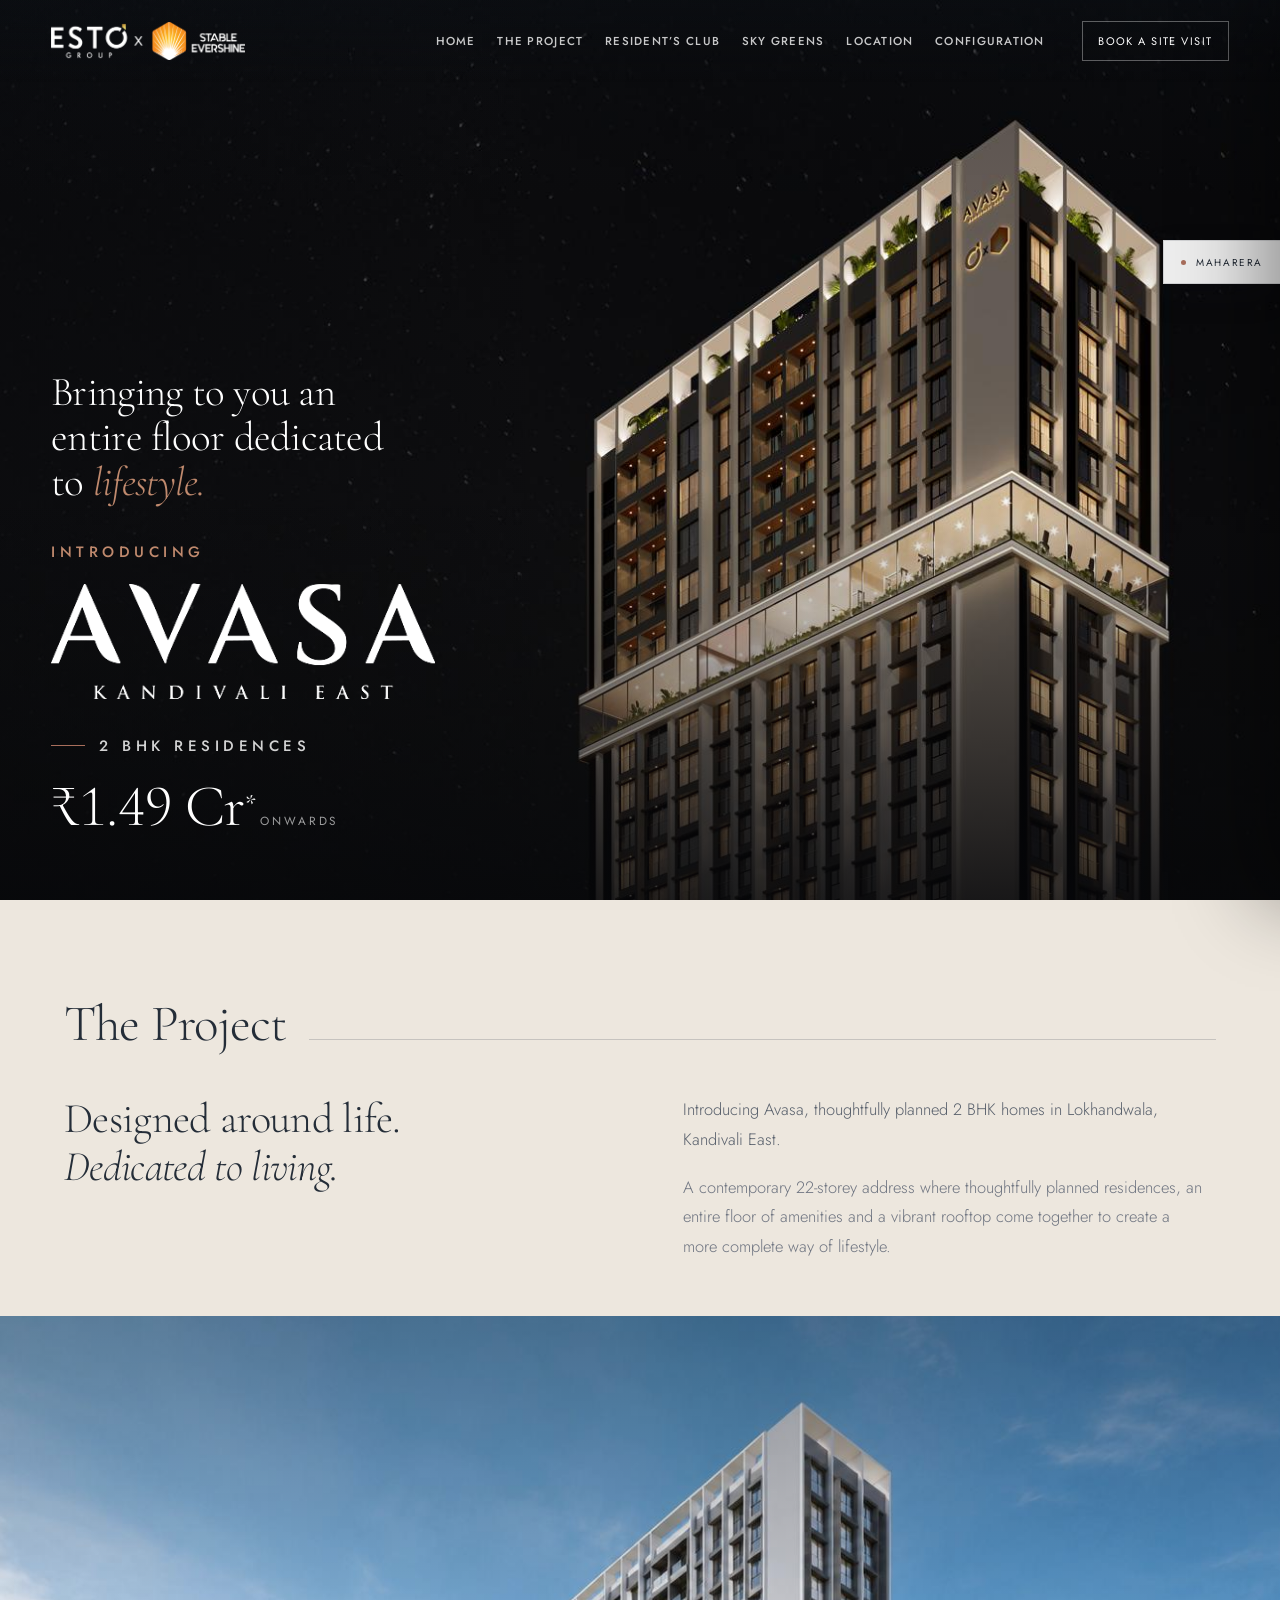
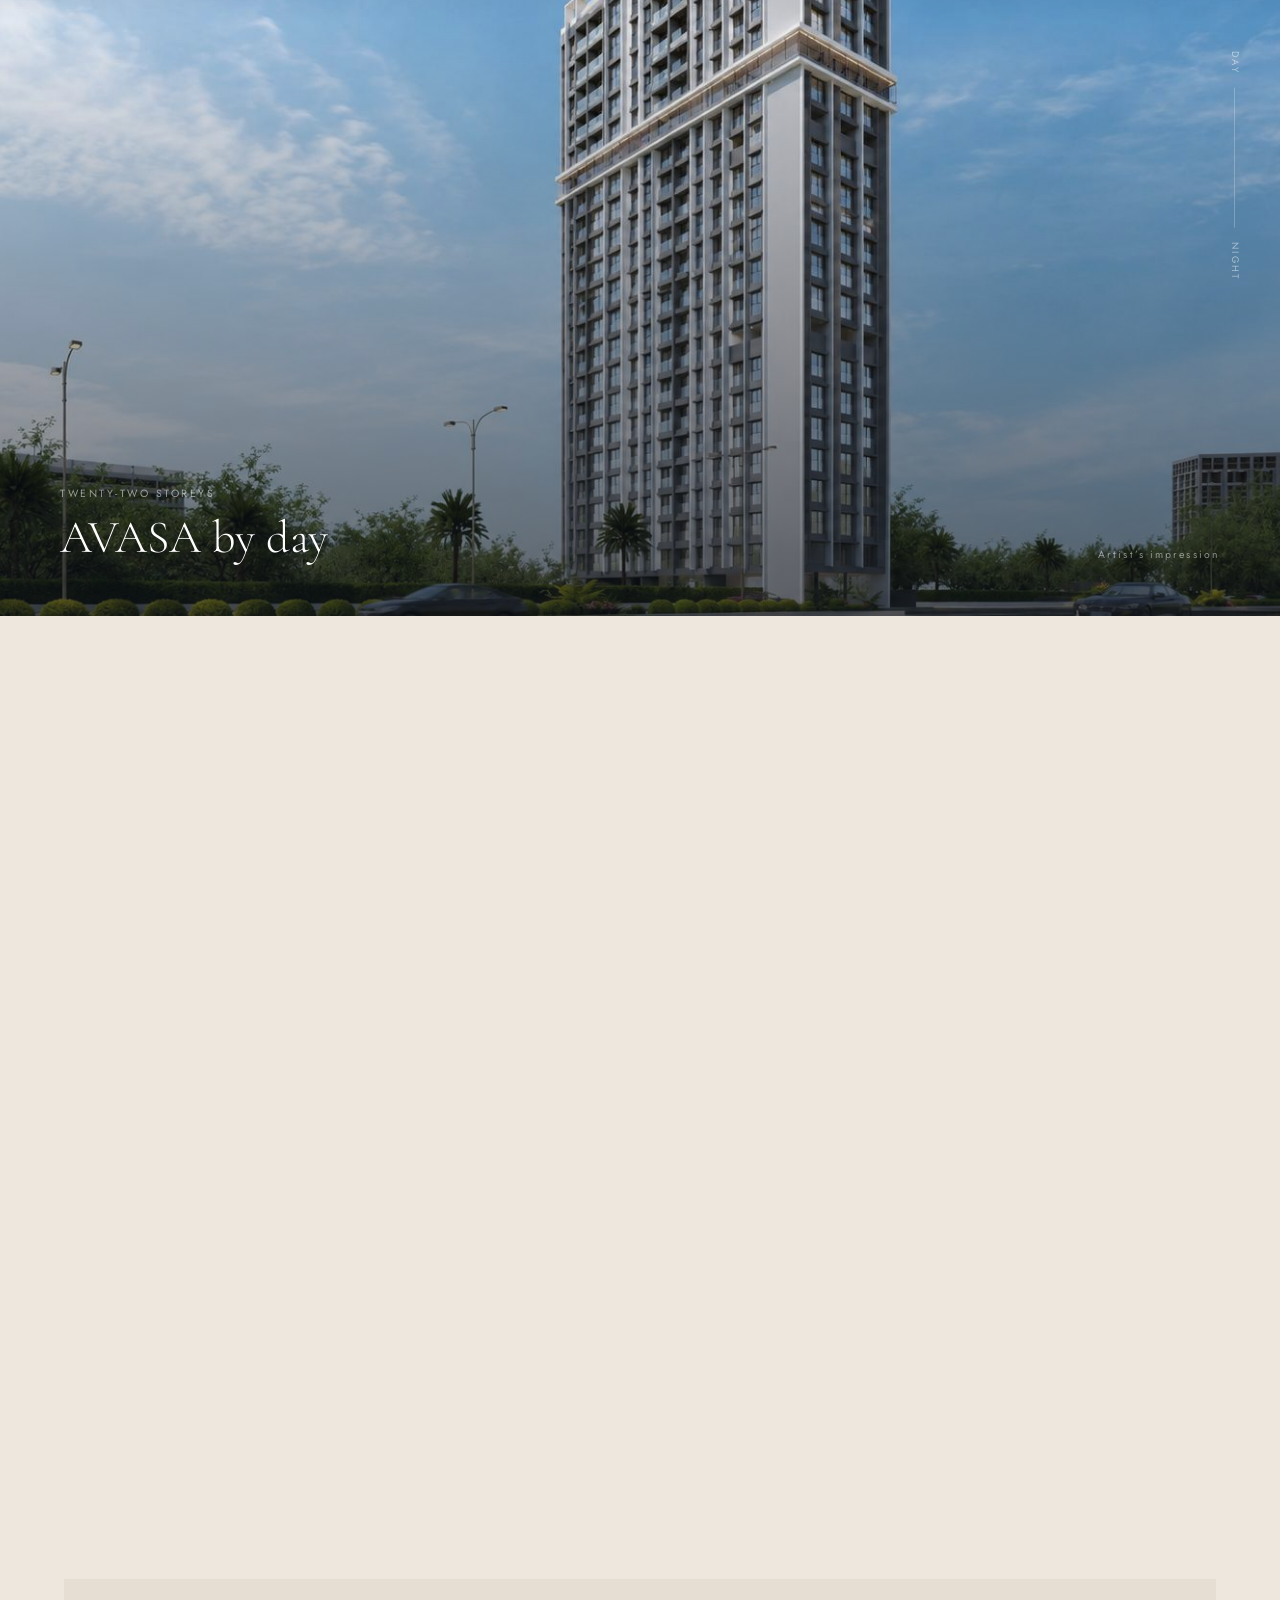
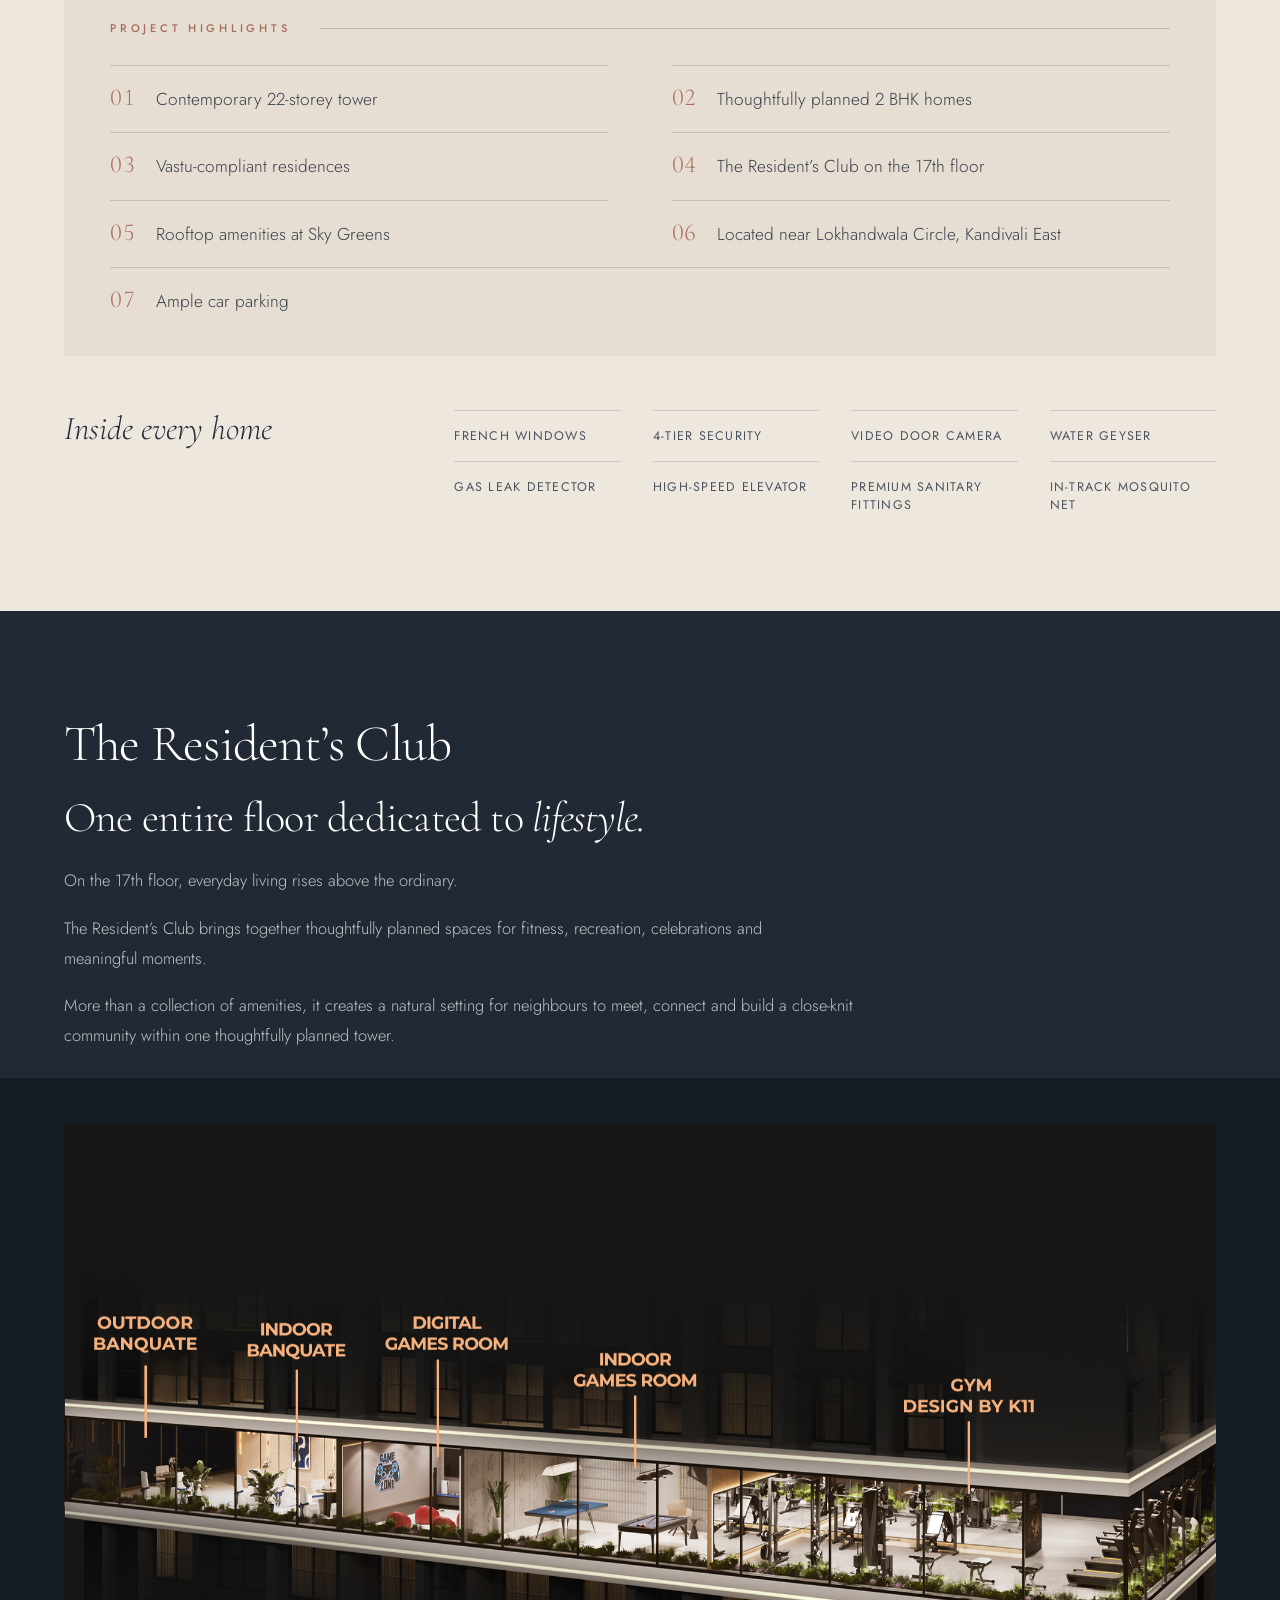
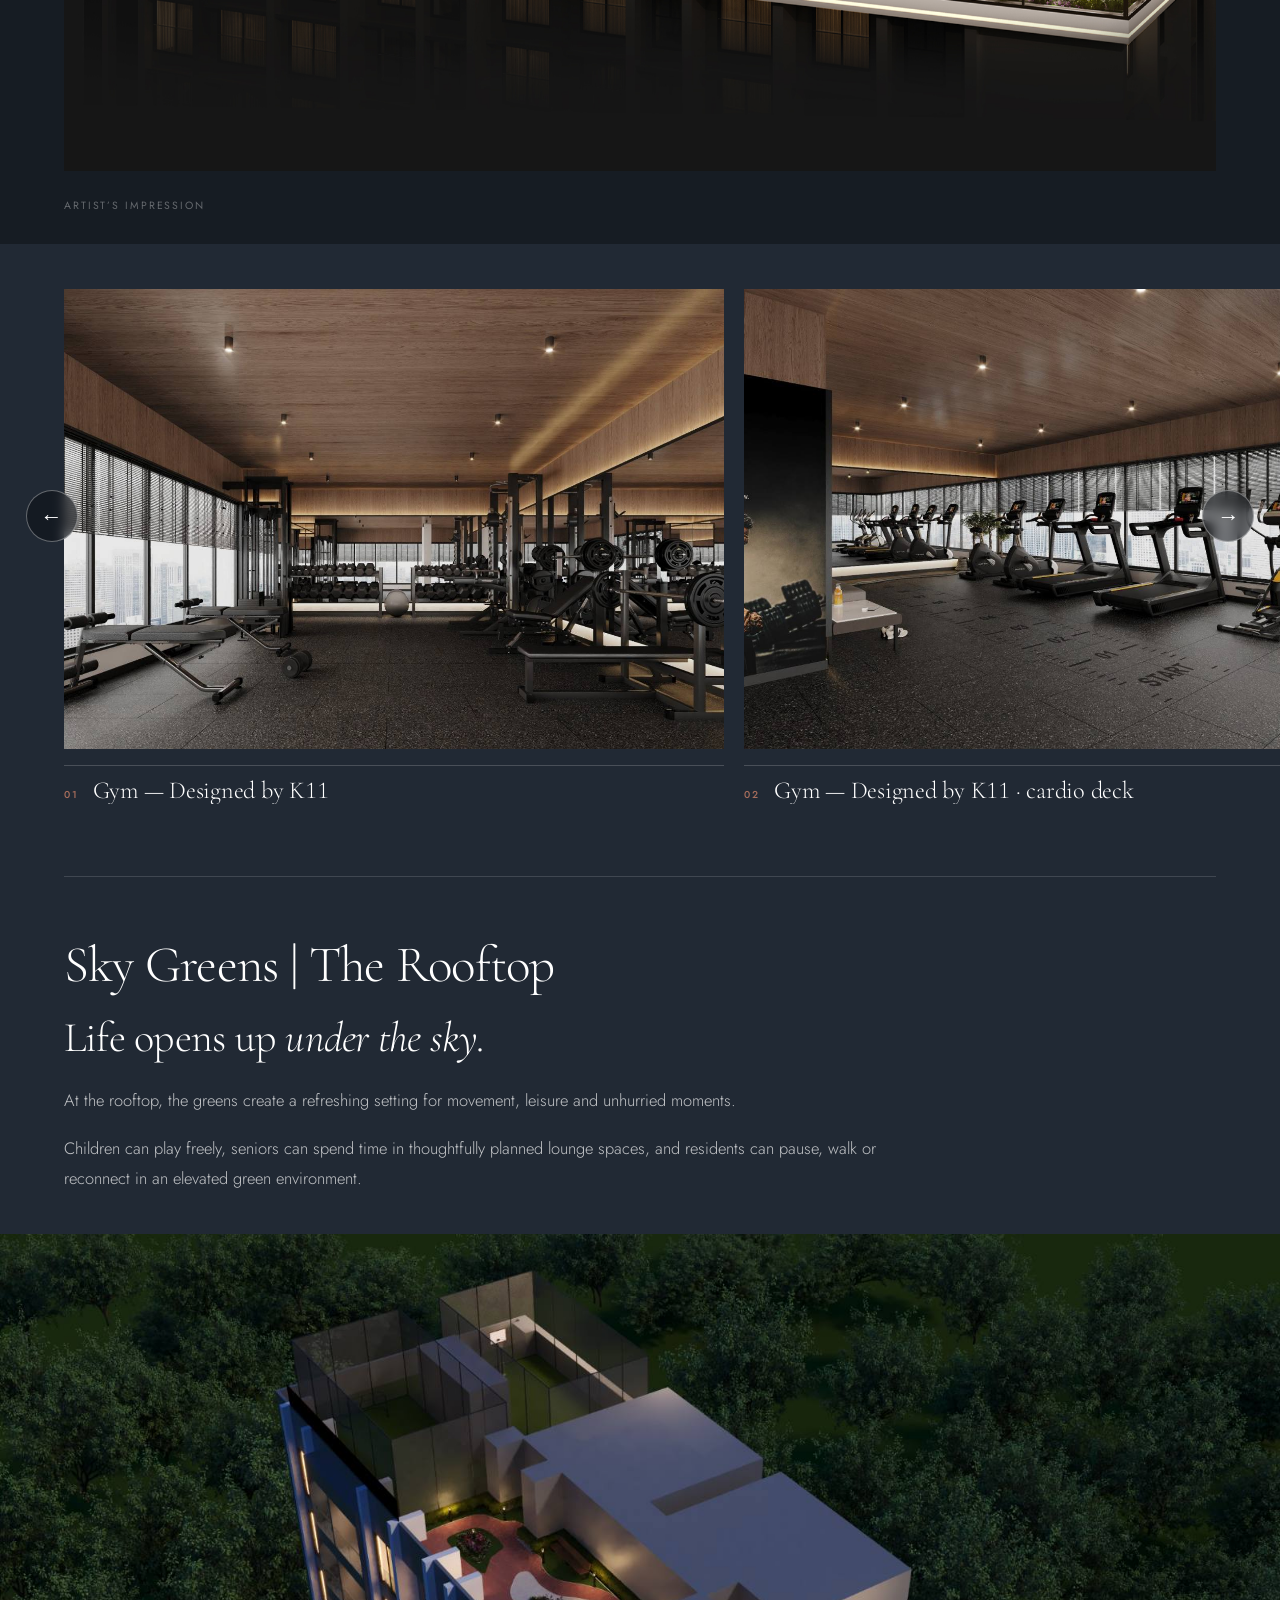
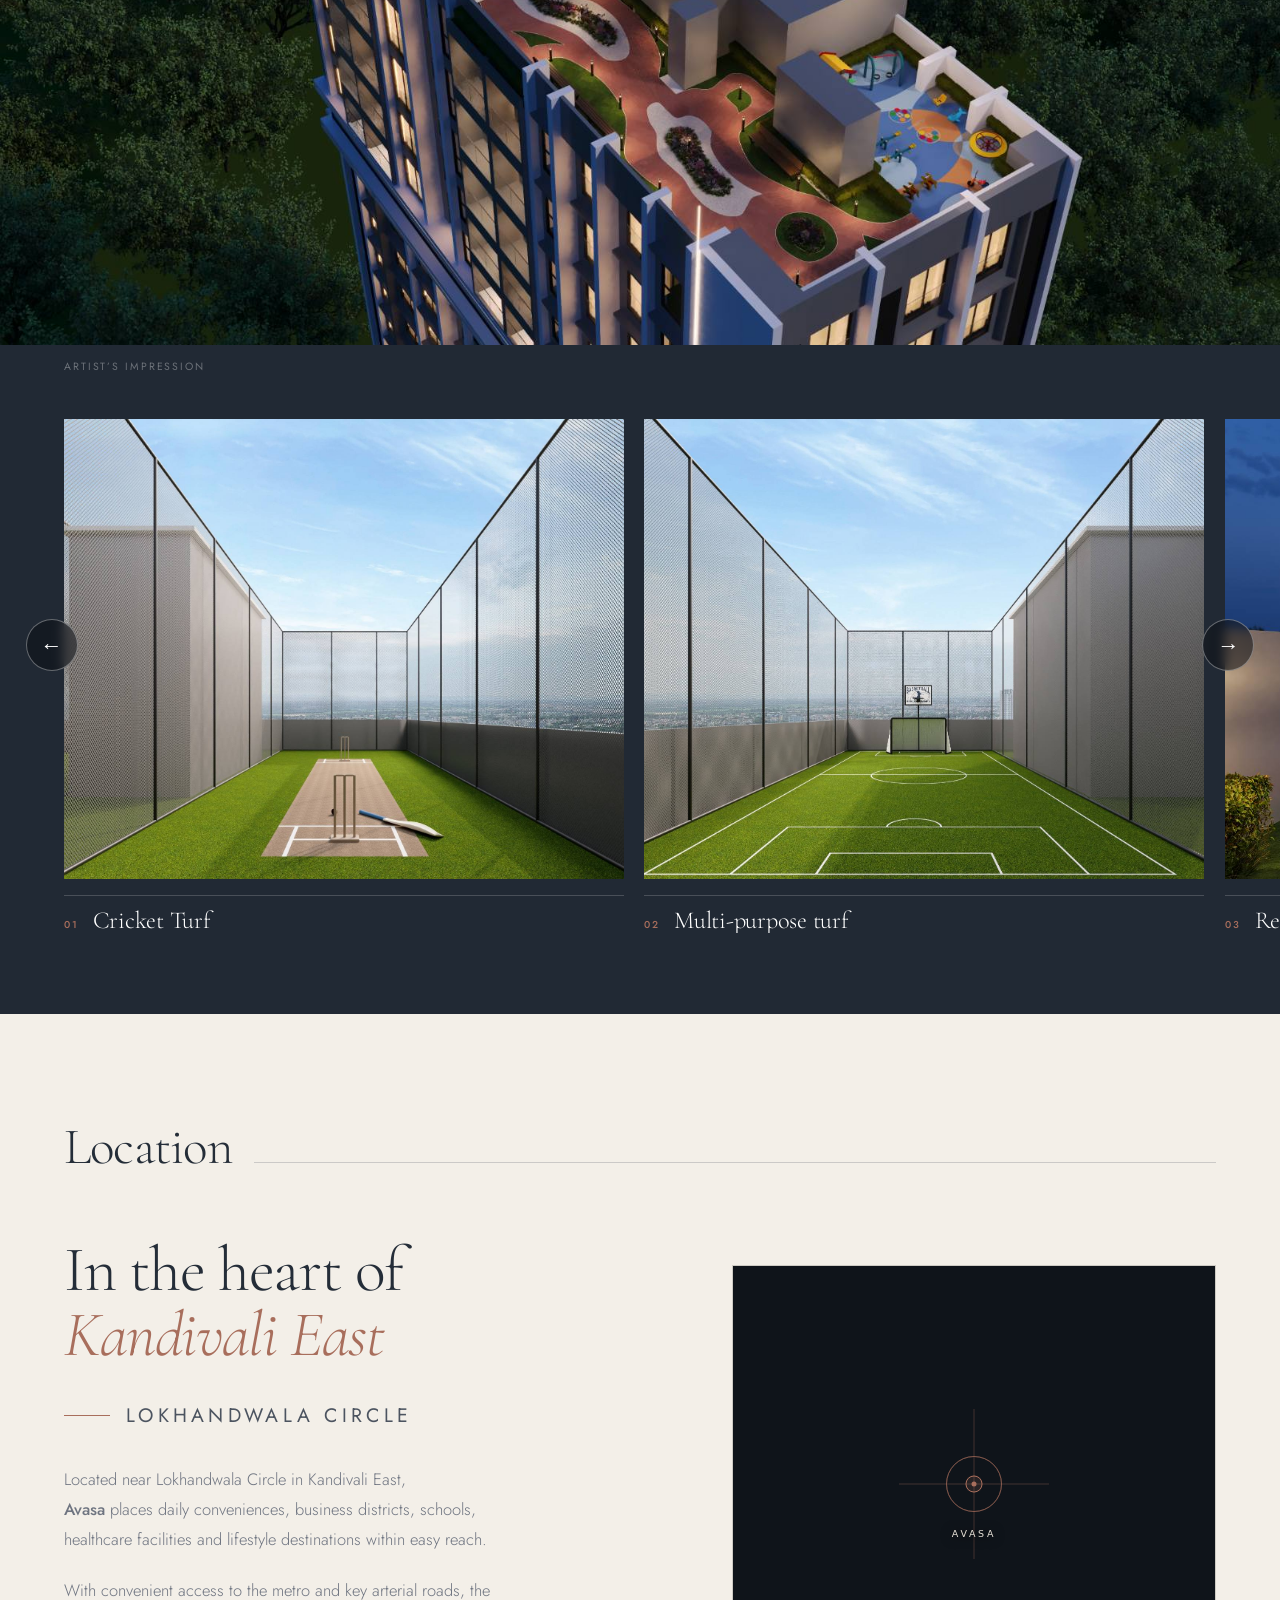
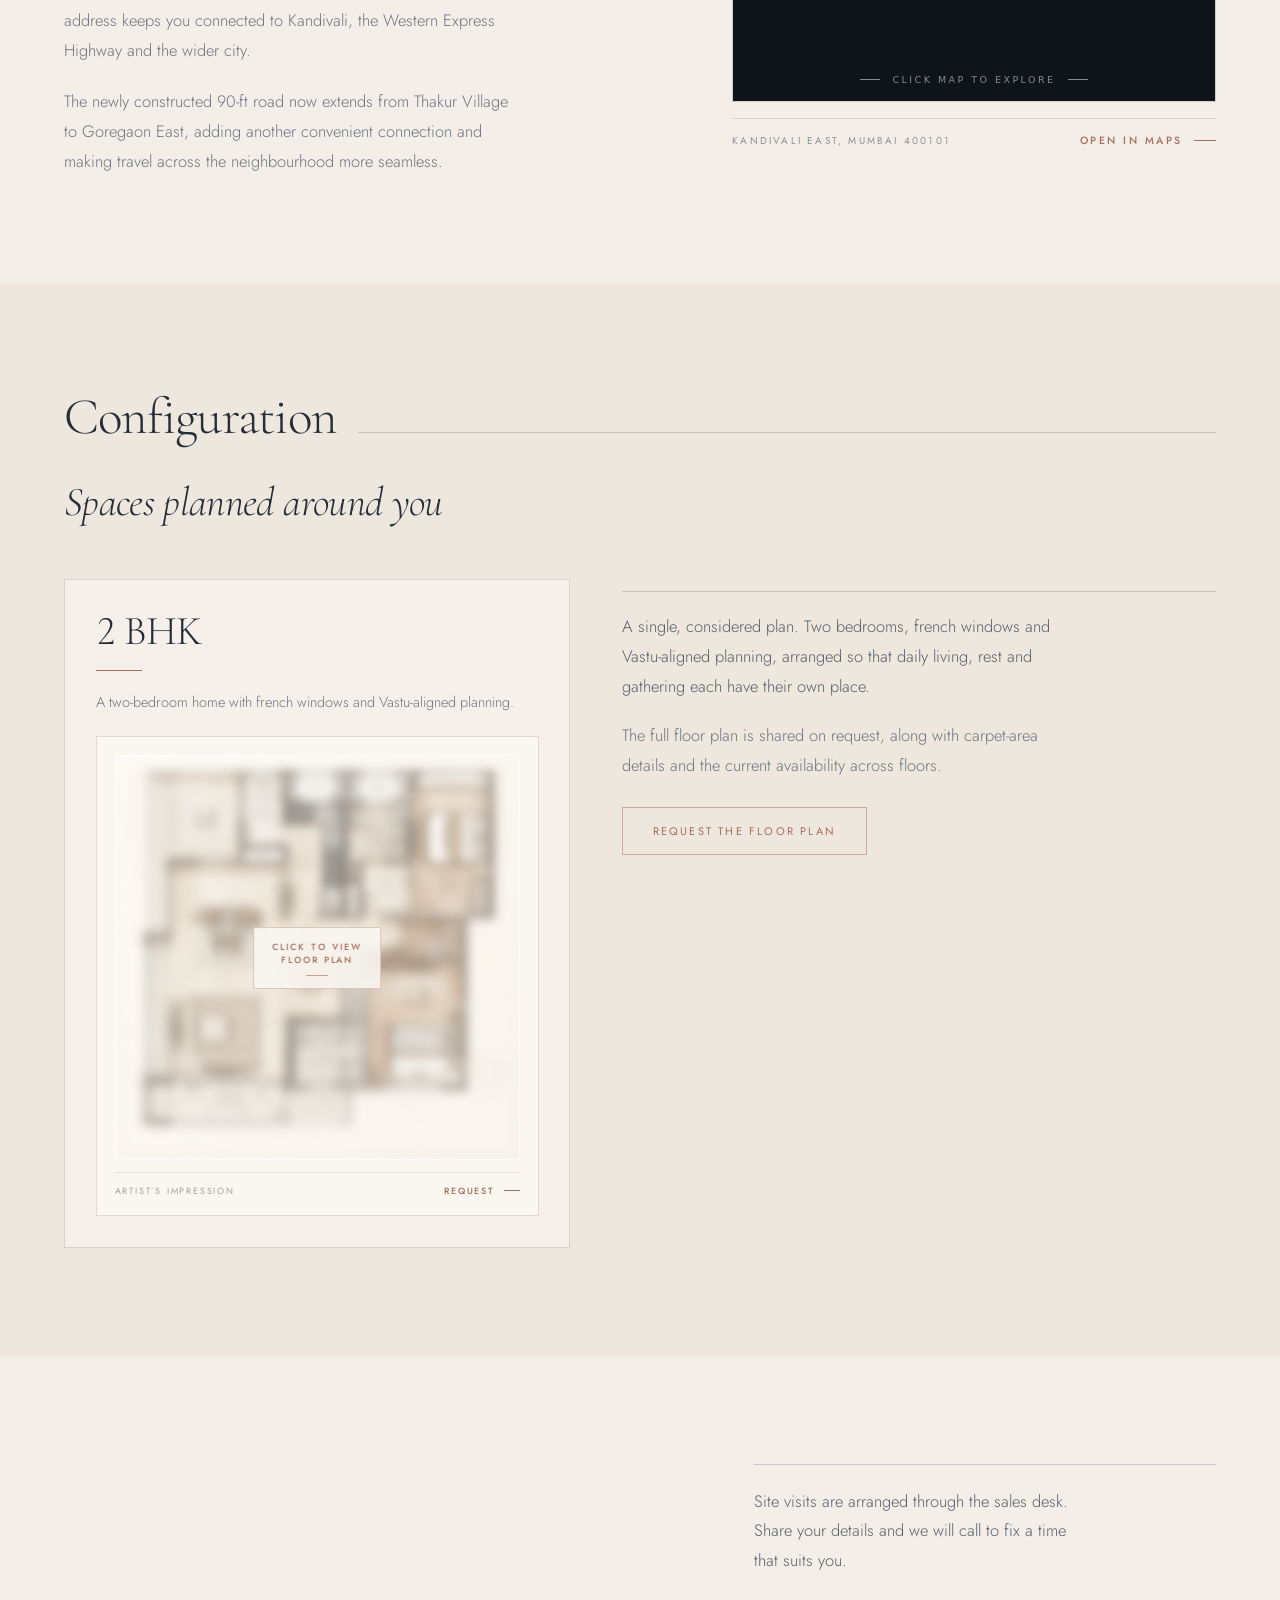
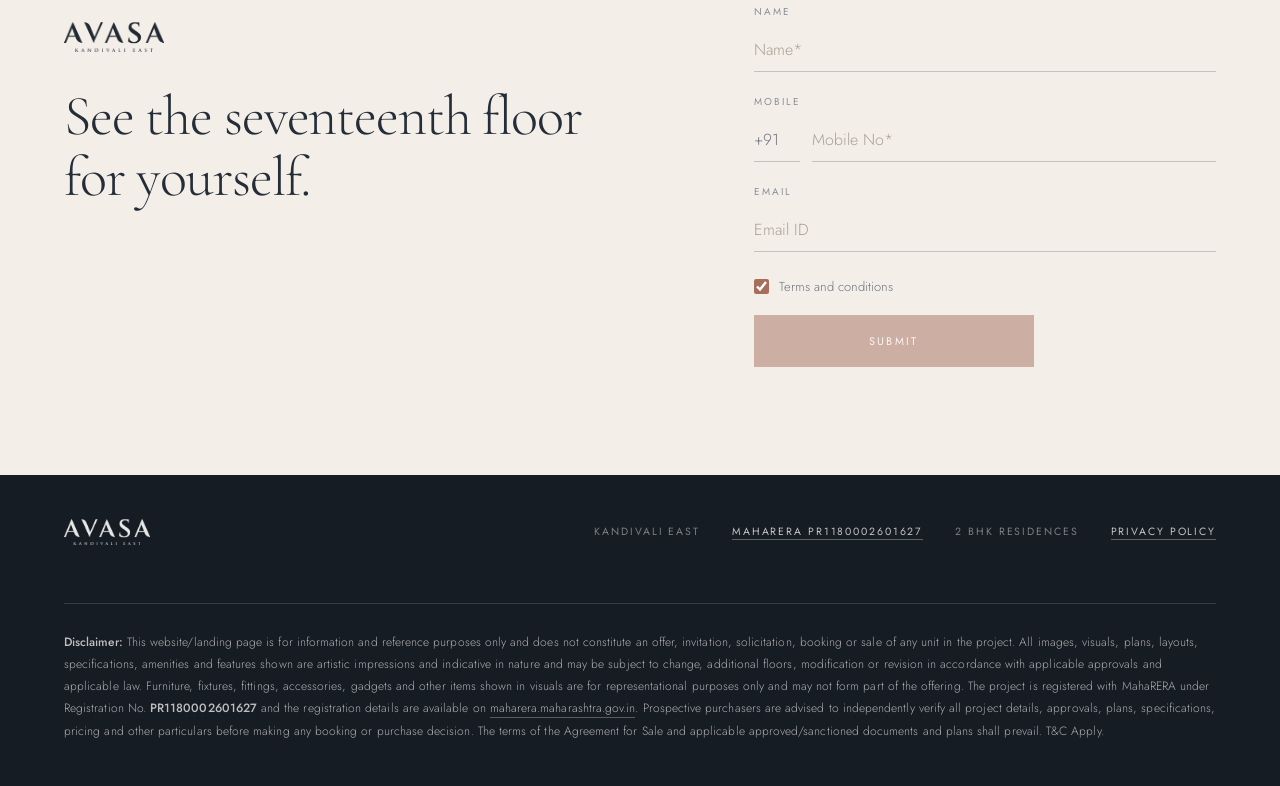
<file: index.html>
<!DOCTYPE html>
<html lang="en">

<head>
  <meta charset="utf-8">
  <title>Avasa — 2 BHK Residences, Kandivali East</title>
  <meta name="viewport" content="width=device-width, initial-scale=1, viewport-fit=cover">
  <meta name="description" content="Thoughtfully planned 2 BHK homes in Lokhandwala, Kandivali East. ₹1.49 Cr* onwards.">
  <meta property="og:title" content="Avasa — 2 BHK Residences, Kandivali East">
  <meta property="og:description" content="Thoughtfully planned 2 BHK homes in Lokhandwala, Kandivali East. ₹1.49 Cr* onwards.">
  <meta property="og:type" content="website">
  <link rel="preconnect" href="https://fonts.gstatic.com" crossorigin="anonymous">
  <link href="https://fonts.googleapis.com/css2?family=Cormorant+Garamond:ital,wght@0,300;0,400;1,300;1,400&family=Jost:wght@300;400;500&display=swap" rel="stylesheet">
  <link rel="stylesheet" href="assets/css/style.css">
  <script src="assets/js/main.js" defer></script>

  <script defer>
    function getAllParams() {
      var vars = {};
      const url = new URL(window.location.href);
      for (let [key, value] of url.searchParams) {
        vars[key] = value;
      }
      return vars;
    }
    var queryParams = getAllParams();
  </script>

  <!-- Start Google Tag Manager -->
  <script>(function (w, d, s, l, i) {
      w[l] = w[l] || []; w[l].push({
        'gtm.start':
          new Date().getTime(), event: 'gtm.js'
      }); var f = d.getElementsByTagName(s)[0],
        j = d.createElement(s), dl = l != 'dataLayer' ? '&l=' + l : ''; j.async = true; j.src =
          'https://www.googletagmanager.com/gtm.js?id=' + i + dl; f.parentNode.insertBefore(j, f);
    })(window, document, 'script', 'dataLayer', 'GTM-KZM5PCRG');
  </script>
  <!-- End Google Tag Manager -->
</head>

<body>
  <!-- Google Tag Manager (noscript) -->
  <noscript><iframe src="https://www.googletagmanager.com/ns.html?id=GTM-KZM5PCRG" height="0" width="0"
      style="display:none;visibility:hidden"></iframe></noscript>
  <!-- End Google Tag Manager (noscript) -->
<div style="font-family:Jost,system-ui,sans-serif;color:#2A3340;background:#F3EFE8">

<div data-splash="" aria-hidden="true" style="position:fixed;inset:0;z-index:200;background:#161C23;display:flex;flex-direction:column;align-items:center;justify-content:center;gap:clamp(20px,3vh,32px);animation:splashOut 1.6s cubic-bezier(.22,1,.36,1) .35s forwards;pointer-events:none">
  <img src="assets/images/esto-stable-light.png" alt="ESTO Group × Stable Evershine" style="width:min(74vw,300px);height:auto;object-fit:contain;display:block;animation:splashMark 1.1s cubic-bezier(.22,1,.36,1) both">
  <div style="width:min(46vw,150px);height:1px;background:rgba(255,255,255,.18);overflow:hidden">
    <div style="width:100%;height:1px;background:var(--cu,#A86E5C);transform-origin:left;animation:splashLine 1.5s cubic-bezier(.22,1,.36,1) both"></div>
  </div>
</div>


<nav style="position:fixed;top:0;left:0;right:0;z-index:60;height:82px">
  <div style="position:absolute;inset:0;background:#161C23;border-bottom:1px solid rgba(255,255,255,.1);opacity:0" data-style="opacity:navSolid"></div>
  <div style="position:absolute;inset:0;background:linear-gradient(to bottom,rgba(11,15,20,.42),rgba(11,15,20,0))"></div>
  <div style="position:relative;height:100%;max-width:1440px;margin:0 auto;padding:0 clamp(20px,4vw,56px);display:flex;align-items:center;justify-content:space-between;gap:clamp(16px,2vw,32px)">
    <a href="#top" class="nav-link" onclick="scroll_to_view('top')" style="display:flex;align-items:center"><img src="assets/images/esto-stable-light.png" alt="ESTO Group × Stable Evershine" style="height:38px;width:auto;max-width:44vw;object-fit:contain;object-position:left center;display:block"></a>
    <button data-nav-burger="" data-action="openMenu" style="display:none;align-items:center;border:1px solid rgba(255,255,255,.34);background:transparent;color:#fff;font:400 10.2px Jost,sans-serif;letter-spacing:.2em;text-transform:uppercase;padding:13px 20px;cursor:pointer">Menu</button>
    <div id="nav-menu" data-nav-links="" style="display:flex;align-items:center;flex-wrap:nowrap;gap:clamp(12px,1.7vw,34px)">
      <a class="hv1 nav-link" href="#top" onclick="scroll_to_view('top')" style="flex:0 0 auto;white-space:nowrap;font:500 clamp(10.3px,.9vw,12.1px) Jost,sans-serif;letter-spacing:.11em;text-transform:uppercase;color:rgba(255,255,255,.78);transition:color .55s cubic-bezier(.16,1,.3,1),letter-spacing .55s cubic-bezier(.16,1,.3,1)">Home</a>
      <a class="hv2 nav-link" href="#project" onclick="scroll_to_view('project')" style="flex:0 0 auto;white-space:nowrap;font:500 clamp(10.3px,.9vw,12.1px) Jost,sans-serif;letter-spacing:.11em;text-transform:uppercase;color:rgba(255,255,255,.78);transition:color .55s cubic-bezier(.16,1,.3,1),letter-spacing .55s cubic-bezier(.16,1,.3,1)">The Project</a>
      <a class="hv3 nav-link" href="#club" onclick="scroll_to_view('club')" style="flex:0 0 auto;white-space:nowrap;font:500 clamp(10.3px,.9vw,12.1px) Jost,sans-serif;letter-spacing:.11em;text-transform:uppercase;color:rgba(255,255,255,.78);transition:color .55s cubic-bezier(.16,1,.3,1),letter-spacing .55s cubic-bezier(.16,1,.3,1)">Resident’s Club</a>
      <a class="hv4 nav-link" href="#skygreens" onclick="scroll_to_view('skygreens')" style="flex:0 0 auto;white-space:nowrap;font:500 clamp(10.3px,.9vw,12.1px) Jost,sans-serif;letter-spacing:.11em;text-transform:uppercase;color:rgba(255,255,255,.78);transition:color .55s cubic-bezier(.16,1,.3,1),letter-spacing .55s cubic-bezier(.16,1,.3,1)">Sky Greens</a>
      <a class="hv5 nav-link" href="#location" onclick="scroll_to_view('location')" style="flex:0 0 auto;white-space:nowrap;font:500 clamp(10.3px,.9vw,12.1px) Jost,sans-serif;letter-spacing:.11em;text-transform:uppercase;color:rgba(255,255,255,.78);transition:color .55s cubic-bezier(.16,1,.3,1),letter-spacing .55s cubic-bezier(.16,1,.3,1)">Location</a>
      <a class="hv6 nav-link" href="#residences" onclick="scroll_to_view('residences')" style="flex:0 0 auto;white-space:nowrap;font:500 clamp(10.3px,.9vw,12.1px) Jost,sans-serif;letter-spacing:.11em;text-transform:uppercase;color:rgba(255,255,255,.78);transition:color .55s cubic-bezier(.16,1,.3,1),letter-spacing .55s cubic-bezier(.16,1,.3,1)">Configuration</a>
      <button class="hv7 enquireModal" data-name="Book a Site Visit" data-action="openEnquiry" style="flex:0 0 auto;white-space:nowrap;margin-left:clamp(8px,1.2vw,22px);border:1px solid rgba(255,255,255,.34);background:transparent;color:#fff;font:400 clamp(9.9px,.86vw,11.2px) Jost,sans-serif;letter-spacing:.13em;text-transform:uppercase;padding:11px clamp(12px,1.2vw,18px);cursor:pointer;transition:background .7s cubic-bezier(.16,1,.3,1),border-color .7s cubic-bezier(.16,1,.3,1),color .7s cubic-bezier(.16,1,.3,1),letter-spacing .7s cubic-bezier(.16,1,.3,1)">Book a site visit</button>
    </div>
  </div>
</nav>

<section id="top" data-screen-label="01 Home" style="position:relative;height:100svh;min-height:440px;background:#0B0B0D;overflow:hidden">
  <img data-hero-img="" src="assets/images/hero-night-2bhk.jpg" alt="AVASA at night, the lit seventeenth floor of a twenty-two storey tower in Kandivali East" style="position:absolute;top:0;left:0;width:100%;height:100%;object-fit:cover;object-position:80% 42%;display:block">
  <div data-hero-wash="" style="position:absolute;inset:0;background:linear-gradient(to top,rgba(6,7,10,.82) 0%,rgba(6,7,10,.46) 20%,rgba(6,7,10,0) 46%),linear-gradient(to right,rgba(6,7,10,.5) 0%,rgba(6,7,10,.24) 26%,rgba(6,7,10,0) 44%)"></div>
  <div style="position:absolute;inset:0;background:linear-gradient(to bottom,rgba(19,26,35,.16) 0%,rgba(19,26,35,0) 22%)"></div>

  <div data-hero-copy="" style="box-sizing:border-box;position:relative;height:100%;max-width:1440px;margin:0 auto;padding:0 clamp(20px,4vw,56px) clamp(30px,7vh,84px);display:flex;flex-direction:column;justify-content:flex-end">
    <p style="flex:0 0 auto;margin:0;max-width:19ch;font-family:'Cormorant Garamond',Georgia,serif;font-weight:300;font-size:clamp(24px,3.2vw,46px);line-height:1.1;letter-spacing:-.018em;color:#fff;text-wrap:pretty">Bringing to you an entire floor dedicated to <em style="font-style:italic;color:var(--cu,#C08A6E)">lifestyle.</em></p>
    <div style="flex:0 0 auto;font:500 15px Jost,sans-serif;letter-spacing:.3em;text-transform:uppercase;color:var(--cu,#C08A6E);margin-top:clamp(20px,4vh,44px);margin-bottom:clamp(14px,2.2vh,22px)">Introducing</div>
    <img src="assets/images/avasa-mark-light.png" alt="AVASA, Kandivali East" style="flex:0 0 auto;align-self:flex-start;width:clamp(210px,30vw,440px);height:auto;max-height:24vh;object-fit:contain;object-position:left center;display:block">
    <div style="flex:0 0 auto;display:flex;align-items:center;gap:14px;margin-top:clamp(20px,4vh,44px)">
      <div style="width:34px;height:1px;background:var(--cu,#A86E5C)"></div>
      <div style="font:500 15px Jost,sans-serif;letter-spacing:.3em;text-transform:uppercase;color:rgba(255,255,255,.82)">2 BHK residences</div>
    </div>
    <div style="flex:0 0 auto;display:flex;align-items:baseline;flex-wrap:wrap;gap:6px 16px;margin-top:clamp(14px,2.4vh,26px)">
      <div style="font-family:'Cormorant Garamond',Georgia,serif;font-weight:300;font-size:clamp(34px,4.6vw,62px);line-height:1;letter-spacing:-.02em;color:#fff">₹1.49 Cr<span style="font-size:.42em;font-weight:400;vertical-align:.52em;line-height:0;margin-left:.04em;color:#fff">*</span><span style="font-family:Jost,sans-serif;font-size:.2em;font-weight:400;letter-spacing:.24em;text-transform:uppercase;color:rgba(255,255,255,.6);margin-left:.5em">onwards</span></div>
    </div>
  </div>
</section>

  <section data-banner-form="" data-screen-label="01b Banner Form"
      style="background:#1C1714;border-bottom:1px solid rgba(192,138,110,.35);padding:clamp(34px,5vh,56px) clamp(20px,5vw,72px)">
      <div style="max-width:1320px;margin:0 auto">
        <div style="display:flex;align-items:center;gap:14px">
          <div style="width:34px;height:1px;background:var(--cu,#A86E5C)"></div>
          <div class="banner-form-title"
            style="font:500 11px Jost,sans-serif;letter-spacing:.3em;text-transform:uppercase;color:var(--cu,#A86E5C)">Book a Site Visit</div>
        </div>
        <div id="banner_form" class="lead-form" style="margin-top:22px">
          <div class="banner-fields">
            <div class="form-group">
              <label class="lead-label" for="banner_name">Name</label>
              <input type="text" name="name" class="form-control" placeholder="Name*" id="banner_name"
                autocomplete="off" oninput="bannerInput()" />
              <span id="bannererror_name" class="error-modal">Please Enter Your Name</span>
            </div>
            <div class="form-group">
              <label class="lead-label" for="banner_phone">Mobile</label>
              <div class="lead-phone">
                <input type="text" class="form-control" placeholder="+91" disabled>
                <input type="text" class="form-control" name="mobile" placeholder="Mobile No*" id="banner_phone"
                  autocomplete="off" maxlength="10" minlength="10" oninput="bannerInput()"
                  onkeyup="this.value = this.value.replace(/[^0-9]/g, ''); if(this.value.length > 0 && !/^[6-9]/.test(this.value)){ this.value = ''; }" />
              </div>
              <span id="bannererror_mobile" class="error-modal">Please Enter Number</span>
              <span id="recorderror_banner" class="error-modal"></span>
            </div>
            <div class="form-group">
              <label class="lead-label" for="banner_email">Email</label>
              <input type="text" class="form-control" name="email" placeholder="Email ID" id="banner_email"
                autocomplete="off" />
              <span id="bannererror_email" class="error-modal">Please Enter Valid Email Address</span>
            </div>
          </div>
          <div class="banner-actions">
            <div class="lead-terms">
              <input type="checkbox" id="banner_checkbox" value="value" checked="" onclick="bannerInput()">
              <div class="terms-and-condition-block">
                <label for="banner_checkbox" class="condition-label">Terms and conditions</label>
                <label class="check-box" for="banner_checkbox" style="display: none;">By clicking on submit you
                  authorize us to get in touch with you over a call, SMS, E-mail, Whatsapp or any other
                  communication channel.</label>
              </div>
            </div>
            <div class="lead-buttons">
              <button id="contactus_banner" class="lead-submit" disabled>Submit</button>
              <button class="lead-submit bannerbuttonload d-none">Sending...</button>
            </div>
          </div>
        </div>
      </div>
    </section>


<section id="project" data-screen-label="02 The Project" style="background:#EDE7DE;padding:clamp(80px,11vh,140px) 0 clamp(70px,9vh,120px)">
  <div style="max-width:1320px;margin:0 auto;padding:0 clamp(20px,5vw,72px)">
    <div style="display:flex;align-items:baseline;gap:22px">
      <h2 style="margin:0;font-family:'Cormorant Garamond',Georgia,serif;font-weight:300;font-size:clamp(30px,4vw,58px);line-height:1;letter-spacing:-.015em;color:#242D38;animation:wipeUp 1.5s cubic-bezier(.16,1,.3,1) both;animation-timeline:view();animation-range:entry 4% cover 26%">The Project</h2>
      <div style="flex:1;height:1px;background:rgba(42,51,64,.2);transform-origin:left;animation:lineX 1.9s cubic-bezier(.16,1,.3,1) .1s both;animation-timeline:view();animation-range:entry 8% cover 30%"></div>
    </div>
    <div data-split="" style="display:grid;grid-template-columns:1.02fr .98fr;gap:clamp(26px,5vw,80px);align-items:start;margin-top:clamp(34px,5vh,60px)">
      <p style="margin:0;font-family:'Cormorant Garamond',Georgia,serif;font-weight:300;font-size:clamp(26px,3.3vw,50px);line-height:1.14;letter-spacing:-.016em;color:#242D38;text-wrap:pretty;animation:rise 1s cubic-bezier(.22,1,.36,1) both;animation-timeline:view();animation-range:entry 4% cover 26%">Designed around life.<br><em style="font-style:italic">Dedicated to living.</em></p>
      <div style="display:flex;flex-direction:column;gap:18px;animation:rise 1s cubic-bezier(.22,1,.36,1) both;animation-timeline:view();animation-range:entry 8% cover 30%">
        <p style="margin:0;max-width:52ch;font:300 16.5px/1.8 Jost,sans-serif;color:#575F6B;text-wrap:pretty">Introducing Avasa, thoughtfully planned 2 BHK homes in Lokhandwala, Kandivali East.</p>
        <p style="margin:0;max-width:52ch;font:300 16.5px/1.8 Jost,sans-serif;color:#6E7480;text-wrap:pretty">A contemporary 22-storey address where thoughtfully planned residences, an entire floor of amenities and a vibrant rooftop come together to create a more complete way of lifestyle.</p>
      </div>
    </div>
  </div>

  <div data-stage="daynight" style="position:relative;height:200svh;margin-top:clamp(40px,6vh,72px)">
    <div style="position:sticky;top:0;height:100svh;max-height:100dvh;overflow:hidden;background:#161C23">
      <div data-if="showDay" hidden>
        <img src="assets/images/tower-day-wide.jpg" alt="AVASA tower by day" loading="lazy" style="position:absolute;inset:0;width:100%;height:100%;object-fit:cover;object-position:50% 42%;transform-origin:50% 40%;transform:scale(1)" data-style="transform:dayT">
      </div>
      <div data-if="showNight" hidden>
        <img src="assets/images/tower-night-wide.jpg" alt="AVASA tower at dusk" loading="lazy" style="position:absolute;inset:0;width:100%;height:100%;object-fit:cover;object-position:50% 42%;transform-origin:50% 40%;transform:scale(1.05);opacity:0" data-style="transform:nightT;opacity:nightO">
      </div>
      <div style="position:absolute;inset:0;background:linear-gradient(to bottom,rgba(16,21,28,.34) 0%,rgba(16,21,28,.06) 34%,rgba(16,21,28,.62) 100%)"></div>
      <div style="position:absolute;inset:0;background:radial-gradient(120% 90% at 50% 30%,rgba(11,15,20,0) 30%,rgba(11,15,20,.5) 100%);opacity:0" data-style="opacity:nightO"></div>
      <div data-hero-rail="" style="position:absolute;right:clamp(18px,3vw,40px);top:50%;transform:translateY(-50%);display:flex;flex-direction:column;align-items:center;gap:14px">
        <div style="font:400 9.5px Jost,sans-serif;letter-spacing:.26em;text-transform:uppercase;color:rgba(255,255,255,.5);writing-mode:vertical-rl">Day</div>
        <div style="position:relative;width:1px;height:clamp(80px,16vh,140px);background:rgba(255,255,255,.24)">
          <div style="position:absolute;top:0;left:0;width:1px;background:var(--cu,#A86E5C);height:0%" data-style="height:railFill"></div>
        </div>
        <div style="font:400 9.5px Jost,sans-serif;letter-spacing:.26em;text-transform:uppercase;color:rgba(255,255,255,.5);writing-mode:vertical-rl">Night</div>
      </div>
      <div style="position:absolute;left:0;right:0;bottom:clamp(26px,6vh,62px);padding:0 clamp(20px,5vw,60px);display:flex;flex-wrap:wrap;justify-content:space-between;align-items:flex-end;gap:14px 24px">
        <div>
          <div style="font:400 10.5px Jost,sans-serif;letter-spacing:.24em;text-transform:uppercase;color:rgba(255,255,255,.55)">Twenty-two storeys</div>
          <div data-stage-cap="" style="margin-top:12px;font-family:'Cormorant Garamond',Georgia,serif;font-weight:300;font-size:clamp(26px,3.6vw,54px);line-height:1.06;color:#fff" data-text="dayNightLabel">AVASA by day</div>
        </div>
        <div style="font:400 10.5px Jost,sans-serif;letter-spacing:.2em;color:rgba(255,255,255,.5)">Artist’s impression</div>
      </div>
    </div>
  </div>

  <div style="max-width:1320px;margin:0 auto;padding:0 clamp(20px,5vw,72px)">

    <div style="margin-top:clamp(46px,7vh,86px);background:#E6DED2;padding:clamp(30px,4.6vh,56px) clamp(22px,3.6vw,52px) clamp(16px,2.4vh,30px)">
      <div style="display:flex;align-items:center;gap:clamp(16px,2.4vw,30px);margin-bottom:clamp(22px,3.2vh,38px)">
        <div style="flex:0 0 auto;font:500 11px Jost,sans-serif;letter-spacing:.34em;text-transform:uppercase;color:var(--cu,#A86E5C)">Project highlights</div>
        <div style="flex:1;height:1px;background:rgba(42,51,64,.22);transform-origin:left;animation:lineX 1.9s cubic-bezier(.16,1,.3,1) .1s both;animation-timeline:view();animation-range:entry 8% cover 30%"></div>
      </div>
      <div data-g2="" style="display:grid;grid-template-columns:1fr 1fr;gap:0 clamp(30px,5vw,70px)">
      <div class="hv8" style="display:flex;align-items:baseline;gap:clamp(14px,1.6vw,22px);border-top:1px solid rgba(42,51,64,.18);padding:clamp(16px,2.2vh,22px) clamp(8px,1vw,14px) clamp(16px,2.2vh,22px) 0;transition:background .7s cubic-bezier(.16,1,.3,1),padding-left .7s cubic-bezier(.16,1,.3,1),box-shadow .7s cubic-bezier(.16,1,.3,1);animation:riseSm .8s cubic-bezier(.22,1,.36,1) 0.00s both;animation-timeline:view();animation-range:entry 3% cover 24%">
        <span style="flex:0 0 auto;font-family:'Cormorant Garamond',Georgia,serif;font-weight:300;font-size:clamp(19px,1.9vw,26px);line-height:1;letter-spacing:.02em;color:var(--cu,#A86E5C)">01</span>
        <span style="font:300 clamp(16px,1.35vw,18.5px)/1.5 Jost,sans-serif;color:#39404B;text-wrap:pretty">Contemporary 22-storey tower</span>
      </div>
      <div class="hv9" style="display:flex;align-items:baseline;gap:clamp(14px,1.6vw,22px);border-top:1px solid rgba(42,51,64,.18);padding:clamp(16px,2.2vh,22px) clamp(8px,1vw,14px) clamp(16px,2.2vh,22px) 0;transition:background .7s cubic-bezier(.16,1,.3,1),padding-left .7s cubic-bezier(.16,1,.3,1),box-shadow .7s cubic-bezier(.16,1,.3,1);animation:riseSm .8s cubic-bezier(.22,1,.36,1) 0.07s both;animation-timeline:view();animation-range:entry 3% cover 24%">
        <span style="flex:0 0 auto;font-family:'Cormorant Garamond',Georgia,serif;font-weight:300;font-size:clamp(19px,1.9vw,26px);line-height:1;letter-spacing:.02em;color:var(--cu,#A86E5C)">02</span>
        <span style="font:300 clamp(16px,1.35vw,18.5px)/1.5 Jost,sans-serif;color:#39404B;text-wrap:pretty">Thoughtfully planned 2 BHK homes</span>
      </div>
      <div class="hv10" style="display:flex;align-items:baseline;gap:clamp(14px,1.6vw,22px);border-top:1px solid rgba(42,51,64,.18);padding:clamp(16px,2.2vh,22px) clamp(8px,1vw,14px) clamp(16px,2.2vh,22px) 0;transition:background .7s cubic-bezier(.16,1,.3,1),padding-left .7s cubic-bezier(.16,1,.3,1),box-shadow .7s cubic-bezier(.16,1,.3,1);animation:riseSm .8s cubic-bezier(.22,1,.36,1) 0.14s both;animation-timeline:view();animation-range:entry 3% cover 24%">
        <span style="flex:0 0 auto;font-family:'Cormorant Garamond',Georgia,serif;font-weight:300;font-size:clamp(19px,1.9vw,26px);line-height:1;letter-spacing:.02em;color:var(--cu,#A86E5C)">03</span>
        <span style="font:300 clamp(16px,1.35vw,18.5px)/1.5 Jost,sans-serif;color:#39404B;text-wrap:pretty">Vastu-compliant residences</span>
      </div>
      <div class="hv11" style="display:flex;align-items:baseline;gap:clamp(14px,1.6vw,22px);border-top:1px solid rgba(42,51,64,.18);padding:clamp(16px,2.2vh,22px) clamp(8px,1vw,14px) clamp(16px,2.2vh,22px) 0;transition:background .7s cubic-bezier(.16,1,.3,1),padding-left .7s cubic-bezier(.16,1,.3,1),box-shadow .7s cubic-bezier(.16,1,.3,1);animation:riseSm .8s cubic-bezier(.22,1,.36,1) 0.21s both;animation-timeline:view();animation-range:entry 3% cover 24%">
        <span style="flex:0 0 auto;font-family:'Cormorant Garamond',Georgia,serif;font-weight:300;font-size:clamp(19px,1.9vw,26px);line-height:1;letter-spacing:.02em;color:var(--cu,#A86E5C)">04</span>
        <span style="font:300 clamp(16px,1.35vw,18.5px)/1.5 Jost,sans-serif;color:#39404B;text-wrap:pretty">The Resident’s Club on the 17th floor</span>
      </div>
      <div class="hv12" style="display:flex;align-items:baseline;gap:clamp(14px,1.6vw,22px);border-top:1px solid rgba(42,51,64,.18);padding:clamp(16px,2.2vh,22px) clamp(8px,1vw,14px) clamp(16px,2.2vh,22px) 0;transition:background .7s cubic-bezier(.16,1,.3,1),padding-left .7s cubic-bezier(.16,1,.3,1),box-shadow .7s cubic-bezier(.16,1,.3,1);animation:riseSm .8s cubic-bezier(.22,1,.36,1) 0.28s both;animation-timeline:view();animation-range:entry 3% cover 24%">
        <span style="flex:0 0 auto;font-family:'Cormorant Garamond',Georgia,serif;font-weight:300;font-size:clamp(19px,1.9vw,26px);line-height:1;letter-spacing:.02em;color:var(--cu,#A86E5C)">05</span>
        <span style="font:300 clamp(16px,1.35vw,18.5px)/1.5 Jost,sans-serif;color:#39404B;text-wrap:pretty">Rooftop amenities at Sky Greens</span>
      </div>
      <div class="hv13" style="display:flex;align-items:baseline;gap:clamp(14px,1.6vw,22px);border-top:1px solid rgba(42,51,64,.18);padding:clamp(16px,2.2vh,22px) clamp(8px,1vw,14px) clamp(16px,2.2vh,22px) 0;transition:background .7s cubic-bezier(.16,1,.3,1),padding-left .7s cubic-bezier(.16,1,.3,1),box-shadow .7s cubic-bezier(.16,1,.3,1);animation:riseSm .8s cubic-bezier(.22,1,.36,1) 0.35s both;animation-timeline:view();animation-range:entry 3% cover 24%">
        <span style="flex:0 0 auto;font-family:'Cormorant Garamond',Georgia,serif;font-weight:300;font-size:clamp(19px,1.9vw,26px);line-height:1;letter-spacing:.02em;color:var(--cu,#A86E5C)">06</span>
        <span style="font:300 clamp(16px,1.35vw,18.5px)/1.5 Jost,sans-serif;color:#39404B;text-wrap:pretty">Located near Lokhandwala Circle, Kandivali East</span>
      </div>
      <div class="hv14" style="grid-column:1 / -1;display:flex;align-items:baseline;gap:clamp(14px,1.6vw,22px);border-top:1px solid rgba(42,51,64,.18);padding:clamp(16px,2.2vh,22px) clamp(8px,1vw,14px) clamp(16px,2.2vh,22px) 0;transition:background .7s cubic-bezier(.16,1,.3,1),padding-left .7s cubic-bezier(.16,1,.3,1),box-shadow .7s cubic-bezier(.16,1,.3,1);animation:riseSm .8s cubic-bezier(.22,1,.36,1) 0.42s both;animation-timeline:view();animation-range:entry 3% cover 24%">
        <span style="flex:0 0 auto;font-family:'Cormorant Garamond',Georgia,serif;font-weight:300;font-size:clamp(19px,1.9vw,26px);line-height:1;letter-spacing:.02em;color:var(--cu,#A86E5C)">07</span>
        <span style="font:300 clamp(16px,1.35vw,18.5px)/1.5 Jost,sans-serif;color:#39404B;text-wrap:pretty">Ample car parking</span>
      </div>
      </div>
    </div>

    
    
    <div data-split="" style="margin-top:clamp(44px,6vh,80px);display:grid;grid-template-columns:.9fr 2.1fr;gap:clamp(30px,5vw,70px);align-items:start">
      <h3 style="margin:0;font-family:'Cormorant Garamond',Georgia,serif;font-weight:300;font-style:italic;font-size:clamp(24px,2.6vw,36px);line-height:1.15;color:#242D38;animation:rise .9s cubic-bezier(.22,1,.36,1) both;animation-timeline:view();animation-range:entry 6% cover 26%">Inside every home</h3>
      <div data-g4="" style="display:grid;grid-template-columns:repeat(4,1fr);gap:0 32px">
        <div style="border-top:1px solid rgba(42,51,64,.16);padding:16px 0;font:400 12.5px Jost,sans-serif;letter-spacing:.1em;text-transform:uppercase;color:#4C5460;animation:riseSm .7s cubic-bezier(.22,1,.36,1) both;animation-timeline:view();animation-range:entry 2% cover 22%">French windows</div>
        <div style="border-top:1px solid rgba(42,51,64,.16);padding:16px 0;font:400 12.5px Jost,sans-serif;letter-spacing:.1em;text-transform:uppercase;color:#4C5460;animation:riseSm .7s cubic-bezier(.22,1,.36,1) .04s both;animation-timeline:view();animation-range:entry 2% cover 22%">4-tier security</div>
        <div style="border-top:1px solid rgba(42,51,64,.16);padding:16px 0;font:400 12.5px Jost,sans-serif;letter-spacing:.1em;text-transform:uppercase;color:#4C5460;animation:riseSm .7s cubic-bezier(.22,1,.36,1) .08s both;animation-timeline:view();animation-range:entry 2% cover 22%">Video door camera</div>
        <div style="border-top:1px solid rgba(42,51,64,.16);padding:16px 0;font:400 12.5px Jost,sans-serif;letter-spacing:.1em;text-transform:uppercase;color:#4C5460;animation:riseSm .7s cubic-bezier(.22,1,.36,1) .12s both;animation-timeline:view();animation-range:entry 2% cover 22%">Water geyser</div>
        <div style="border-top:1px solid rgba(42,51,64,.16);padding:16px 0;font:400 12.5px Jost,sans-serif;letter-spacing:.1em;text-transform:uppercase;color:#4C5460;animation:riseSm .7s cubic-bezier(.22,1,.36,1) both;animation-timeline:view();animation-range:entry 2% cover 22%">Gas leak detector</div>
        <div style="border-top:1px solid rgba(42,51,64,.16);padding:16px 0;font:400 12.5px Jost,sans-serif;letter-spacing:.1em;text-transform:uppercase;color:#4C5460;animation:riseSm .7s cubic-bezier(.22,1,.36,1) .04s both;animation-timeline:view();animation-range:entry 2% cover 22%">High-speed elevator</div>
        <div style="border-top:1px solid rgba(42,51,64,.16);padding:16px 0;font:400 12.5px Jost,sans-serif;letter-spacing:.1em;text-transform:uppercase;color:#4C5460;animation:riseSm .7s cubic-bezier(.22,1,.36,1) .08s both;animation-timeline:view();animation-range:entry 2% cover 22%">Premium sanitary fittings</div>
        <div style="border-top:1px solid rgba(42,51,64,.16);padding:16px 0;font:400 12.5px Jost,sans-serif;letter-spacing:.1em;text-transform:uppercase;color:#4C5460;animation:riseSm .7s cubic-bezier(.22,1,.36,1) .12s both;animation-timeline:view();animation-range:entry 2% cover 22%">In-track mosquito net</div>
      </div>
    </div>
  </div>
</section>

<section id="club" data-screen-label="03 Resident’s Club" style="background:#212934;padding:clamp(84px,12vh,152px) clamp(20px,5vw,72px) clamp(70px,9vh,120px)">
  <div style="max-width:1320px;margin:0 auto">
    <div style="display:flex;flex-wrap:wrap;justify-content:space-between;align-items:flex-end;gap:28px">
      <div>
        <h2 style="margin:0;font-family:'Cormorant Garamond',Georgia,serif;font-weight:300;font-size:clamp(30px,4vw,58px);line-height:1;letter-spacing:-.015em;color:#fff;animation:wipeUp 1.4s cubic-bezier(.16,1,.3,1) both;animation-timeline:view();animation-range:entry 4% cover 22%">The Resident’s Club</h2>
        <h2 style="margin:24px 0 0;font-family:'Cormorant Garamond',Georgia,serif;font-weight:300;font-size:clamp(26px,3.3vw,50px);line-height:1.08;letter-spacing:-.018em;color:#fff;max-width:34ch;text-wrap:pretty;animation:wipeUp 1.7s cubic-bezier(.16,1,.3,1) both;animation-timeline:view();animation-range:entry 6% cover 30%">One entire floor dedicated to <em style="font-style:italic">lifestyle.</em></h2>
        <p style="margin:26px 0 0;max-width:82ch;font:300 16.5px/1.8 Jost,sans-serif;color:rgba(255,255,255,.72);text-wrap:pretty;animation:rise 1s cubic-bezier(.22,1,.36,1) both;animation-timeline:view();animation-range:entry 8% cover 32%">On the 17th floor, everyday living rises above the ordinary.</p>
        <p style="margin:18px 0 0;max-width:82ch;font:300 16.5px/1.8 Jost,sans-serif;color:rgba(255,255,255,.72);text-wrap:pretty;animation:rise 1s cubic-bezier(.22,1,.36,1) both;animation-timeline:view();animation-range:entry 8% cover 32%">The Resident’s Club brings together thoughtfully planned spaces for fitness, recreation, celebrations and meaningful moments.</p>
        <p style="margin:18px 0 0;max-width:82ch;font:300 16.5px/1.8 Jost,sans-serif;color:rgba(255,255,255,.72);text-wrap:pretty;animation:rise 1s cubic-bezier(.22,1,.36,1) both;animation-timeline:view();animation-range:entry 8% cover 32%">More than a collection of amenities, it creates a natural setting for neighbours to meet, connect and build a close-knit community within one thoughtfully planned tower.</p>
      </div>
    </div>


    <div style="margin:clamp(18px,3vh,30px) calc(50% - 50vw) 0;background:#161C23;padding:clamp(30px,5vh,66px) 0 clamp(22px,3.5vh,40px);overflow:hidden">
      <div data-cutaway=""><div data-cutaway-inner="" style="position:relative;width:90%;max-width:1560px;margin:0 auto;animation:riseSm 1s cubic-bezier(.22,1,.36,1) both;animation-timeline:view();animation-range:entry 2% cover 26%">
        <img class="hv15" data-zoom="The Resident’s Club, one floor · artist’s impression" src="assets/images/club-17th-floor.jpg" alt="The Resident’s Club on the seventeenth floor: outdoor banquet, indoor banquet, digital games room, games room and gym" loading="lazy" style="width:100%;height:auto;display:block;cursor:zoom-in;transition:transform 1.4s cubic-bezier(.22,1,.36,1)">
        <button data-action="openH0" aria-label="View the Outdoor Banquet" title="Outdoor Banquet" style="position:absolute;left:9.5%;top:47%;transform:translate(-50%,-50%);width:13%;min-width:56px;height:20%;min-height:46px;border:1px solid transparent;border-radius:2px;background:transparent;cursor:pointer"></button>
        <button data-action="openH1" aria-label="View the Indoor Banquet" title="Indoor Banquet" style="position:absolute;left:21%;top:47%;transform:translate(-50%,-50%);width:13%;min-width:56px;height:20%;min-height:46px;border:1px solid transparent;border-radius:2px;background:transparent;cursor:pointer"></button>
        <button data-action="openH2" aria-label="View the Digital Games Room" title="Digital Games Room" style="position:absolute;left:37%;top:47%;transform:translate(-50%,-50%);width:13%;min-width:56px;height:20%;min-height:46px;border:1px solid transparent;border-radius:2px;background:transparent;cursor:pointer"></button>
        <button data-action="openH3" aria-label="View the Games Room" title="Games Room" style="position:absolute;left:52.5%;top:47%;transform:translate(-50%,-50%);width:13%;min-width:56px;height:20%;min-height:46px;border:1px solid transparent;border-radius:2px;background:transparent;cursor:pointer"></button>
        <button data-action="openH4" aria-label="View the GYM" title="GYM" style="position:absolute;left:73%;top:47%;transform:translate(-50%,-50%);width:13%;min-width:56px;height:20%;min-height:46px;border:1px solid transparent;border-radius:2px;background:transparent;cursor:pointer"></button>
      </div></div>
      <div data-cutaway-hint="" style="display:none;max-width:1320px;margin:14px auto 0;padding:0 clamp(20px,5vw,72px);font:400 10px Jost,sans-serif;letter-spacing:.18em;text-transform:uppercase;color:rgba(255,255,255,.4)">Swipe the plan sideways</div>
      <div style="max-width:1320px;margin:clamp(18px,3vh,30px) auto 0;padding:0 clamp(20px,5vw,72px);display:flex;flex-wrap:wrap;justify-content:space-between;gap:10px 24px">
        <div style="font:400 10.5px Jost,sans-serif;letter-spacing:.18em;text-transform:uppercase;color:rgba(255,255,255,.34)">Artist’s impression</div>
      </div>
    </div>

    <div style="position:relative;margin:clamp(34px,5vh,60px) calc(50% - 50vw) 0">
      <button class="hv16" data-carousel-arrow="" data-action="clubPrev" aria-label="Previous images" style="position:absolute;left:clamp(12px,2vw,26px);top:44%;transform:translateY(-50%);z-index:3;width:52px;height:52px;border-radius:50%;border:1px solid rgba(255,255,255,.34);background:rgba(11,15,20,.52);backdrop-filter:blur(6px);-webkit-backdrop-filter:blur(6px);color:#fff;font:300 22px/1 Jost,sans-serif;display:flex;align-items:center;justify-content:center;cursor:pointer;transition:background .55s cubic-bezier(.16,1,.3,1),border-color .55s cubic-bezier(.16,1,.3,1)">←</button>
      <button class="hv17" data-carousel-arrow="" data-action="clubNext" aria-label="Next images" style="position:absolute;right:clamp(12px,2vw,26px);top:44%;transform:translateY(-50%);z-index:3;width:52px;height:52px;border-radius:50%;border:1px solid rgba(255,255,255,.34);background:rgba(11,15,20,.52);backdrop-filter:blur(6px);-webkit-backdrop-filter:blur(6px);color:#fff;font:300 22px/1 Jost,sans-serif;display:flex;align-items:center;justify-content:center;cursor:pointer;transition:background .55s cubic-bezier(.16,1,.3,1),border-color .55s cubic-bezier(.16,1,.3,1)">→</button>
      <div data-scroller="club" style="overflow-x:auto;overflow-y:hidden;padding:0 clamp(20px,5vw,72px)">
        <div style="display:flex;gap:clamp(14px,1.6vw,22px);width:max-content">
          <div style="flex:0 0 auto;display:flex;flex-direction:column;gap:16px">
            <div data-zoom="Gym — Designed by K11 · Seventeenth floor · artist’s impression" style="width:min(660px,78vw);height:min(54svh,460px);overflow:hidden;background:#242D38;cursor:zoom-in"><img class="hv18" src="assets/images/club-gym-1.jpg" alt="Gym — Designed by K11" loading="lazy" style="width:100%;height:100%;object-fit:cover;display:block;transition:transform 1.4s cubic-bezier(.22,1,.36,1)"></div>
            <div style="display:flex;align-items:baseline;gap:14px;border-top:1px solid rgba(255,255,255,.18);padding-top:13px"><span style="font:500 10px Jost,sans-serif;letter-spacing:.18em;color:var(--cu,#A86E5C)">01</span><span style="font-family:'Cormorant Garamond',Georgia,serif;font-weight:300;font-size:clamp(20px,1.9vw,30px);line-height:1;letter-spacing:-.01em;color:#fff">Gym — Designed by K11</span></div>
          </div>
          <div style="flex:0 0 auto;display:flex;flex-direction:column;gap:16px">
            <div data-zoom="Gym — Designed by K11 · cardio deck · Seventeenth floor · artist’s impression" style="width:min(560px,78vw);height:min(54svh,460px);overflow:hidden;background:#242D38;cursor:zoom-in"><img class="hv19" src="assets/images/club-gym-2.jpg" alt="Gym — Designed by K11 · cardio deck" loading="lazy" style="width:100%;height:100%;object-fit:cover;display:block;transition:transform 1.4s cubic-bezier(.22,1,.36,1)"></div>
            <div style="display:flex;align-items:baseline;gap:14px;border-top:1px solid rgba(255,255,255,.18);padding-top:13px"><span style="font:500 10px Jost,sans-serif;letter-spacing:.18em;color:var(--cu,#A86E5C)">02</span><span style="font-family:'Cormorant Garamond',Georgia,serif;font-weight:300;font-size:clamp(20px,1.9vw,30px);line-height:1;letter-spacing:-.01em;color:#fff">Gym — Designed by K11 · cardio deck</span></div>
          </div>
          <div style="flex:0 0 auto;display:flex;flex-direction:column;gap:16px">
            <div data-zoom="Outdoor celebration · Seventeenth floor · artist’s impression" style="width:min(620px,78vw);height:min(54svh,460px);overflow:hidden;background:#242D38;cursor:zoom-in"><img class="hv20" src="assets/images/club-outdoor-celebration-2.jpg" alt="Outdoor celebration" loading="lazy" style="width:100%;height:100%;object-fit:cover;display:block;transition:transform 1.4s cubic-bezier(.22,1,.36,1)"></div>
            <div style="display:flex;align-items:baseline;gap:14px;border-top:1px solid rgba(255,255,255,.18);padding-top:13px"><span style="font:500 10px Jost,sans-serif;letter-spacing:.18em;color:var(--cu,#A86E5C)">03</span><span style="font-family:'Cormorant Garamond',Georgia,serif;font-weight:300;font-size:clamp(20px,1.9vw,30px);line-height:1;letter-spacing:-.01em;color:#fff">Outdoor celebration</span></div>
          </div>
          <div style="flex:0 0 auto;display:flex;flex-direction:column;gap:16px">
            <div data-zoom="Banquet hall · Seventeenth floor · artist’s impression" style="width:min(600px,78vw);height:min(54svh,460px);overflow:hidden;background:#242D38;cursor:zoom-in"><img class="hv21" src="assets/images/club-banquet-hall.jpg" alt="Banquet hall" loading="lazy" style="width:100%;height:100%;object-fit:cover;display:block;transition:transform 1.4s cubic-bezier(.22,1,.36,1)"></div>
            <div style="display:flex;align-items:baseline;gap:14px;border-top:1px solid rgba(255,255,255,.18);padding-top:13px"><span style="font:500 10px Jost,sans-serif;letter-spacing:.18em;color:var(--cu,#A86E5C)">04</span><span style="font-family:'Cormorant Garamond',Georgia,serif;font-weight:300;font-size:clamp(20px,1.9vw,30px);line-height:1;letter-spacing:-.01em;color:#fff">Banquet hall</span></div>
          </div>
          <div style="flex:0 0 auto;display:flex;flex-direction:column;gap:16px">
            <div data-zoom="Digital games room · Seventeenth floor · artist’s impression" style="width:min(560px,78vw);height:min(54svh,460px);overflow:hidden;background:#242D38;cursor:zoom-in"><img class="hv22" src="assets/images/club-digital-games-2.jpg" alt="Digital games room" loading="lazy" style="width:100%;height:100%;object-fit:cover;display:block;transition:transform 1.4s cubic-bezier(.22,1,.36,1)"></div>
            <div style="display:flex;align-items:baseline;gap:14px;border-top:1px solid rgba(255,255,255,.18);padding-top:13px"><span style="font:500 10px Jost,sans-serif;letter-spacing:.18em;color:var(--cu,#A86E5C)">05</span><span style="font-family:'Cormorant Garamond',Georgia,serif;font-weight:300;font-size:clamp(20px,1.9vw,30px);line-height:1;letter-spacing:-.01em;color:#fff">Digital games room</span></div>
          </div>
          <div style="flex:0 0 auto;display:flex;flex-direction:column;gap:16px">
            <div data-zoom="Pool · Seventeenth floor · artist’s impression" style="width:min(520px,78vw);height:min(54svh,460px);overflow:hidden;background:#242D38;cursor:zoom-in"><img class="hv23" src="assets/images/club-pool-2.jpg" alt="Pool" loading="lazy" style="width:100%;height:100%;object-fit:cover;display:block;transition:transform 1.4s cubic-bezier(.22,1,.36,1)"></div>
            <div style="display:flex;align-items:baseline;gap:14px;border-top:1px solid rgba(255,255,255,.18);padding-top:13px"><span style="font:500 10px Jost,sans-serif;letter-spacing:.18em;color:var(--cu,#A86E5C)">06</span><span style="font-family:'Cormorant Garamond',Georgia,serif;font-weight:300;font-size:clamp(20px,1.9vw,30px);line-height:1;letter-spacing:-.01em;color:#fff">Pool</span></div>
          </div>
          <div style="flex:0 0 auto;display:flex;flex-direction:column;gap:16px">
            <div data-zoom="Table tennis · Seventeenth floor · artist’s impression" style="width:min(540px,78vw);height:min(54svh,460px);overflow:hidden;background:#242D38;cursor:zoom-in"><img class="hv24" src="assets/images/club-table-tennis-2.jpg" alt="Table tennis" loading="lazy" style="width:100%;height:100%;object-fit:cover;display:block;transition:transform 1.4s cubic-bezier(.22,1,.36,1)"></div>
            <div style="display:flex;align-items:baseline;gap:14px;border-top:1px solid rgba(255,255,255,.18);padding-top:13px"><span style="font:500 10px Jost,sans-serif;letter-spacing:.18em;color:var(--cu,#A86E5C)">07</span><span style="font-family:'Cormorant Garamond',Georgia,serif;font-weight:300;font-size:clamp(20px,1.9vw,30px);line-height:1;letter-spacing:-.01em;color:#fff">Table tennis</span></div>
          </div>
        </div>
      </div>
    </div>


    <div style="height:1px;background:rgba(255,255,255,.14);margin:clamp(56px,8vh,104px) 0 0;transform-origin:left;animation:lineX 2s cubic-bezier(.16,1,.3,1) .14s both;animation-timeline:view();animation-range:entry 6% cover 26%"></div>

    <div id="skygreens" data-screen-label="04 Sky Greens | The Rooftop" style="display:flex;flex-wrap:wrap;justify-content:space-between;align-items:flex-end;gap:28px;margin-top:clamp(48px,7vh,88px);scroll-margin-top:82px">
      <div>
        <h2 style="margin:0;font-family:'Cormorant Garamond',Georgia,serif;font-weight:300;font-size:clamp(30px,4vw,58px);line-height:1;letter-spacing:-.015em;color:#fff;animation:wipeUp 1.4s cubic-bezier(.16,1,.3,1) both;animation-timeline:view();animation-range:entry 4% cover 22%">Sky Greens | The Rooftop</h2>
        <h2 style="margin:24px 0 0;font-family:'Cormorant Garamond',Georgia,serif;font-weight:300;font-size:clamp(26px,3.3vw,50px);line-height:1.08;letter-spacing:-.018em;color:#fff;max-width:34ch;animation:wipeUp 1.7s cubic-bezier(.16,1,.3,1) both;animation-timeline:view();animation-range:entry 6% cover 30%">Life opens up <em style="font-style:italic">under the sky.</em></h2>
        <p style="margin:26px 0 0;max-width:82ch;font:300 16.5px/1.8 Jost,sans-serif;color:rgba(255,255,255,.72);text-wrap:pretty;animation:rise 1s cubic-bezier(.22,1,.36,1) both;animation-timeline:view();animation-range:entry 8% cover 32%">At the rooftop, the greens create a refreshing setting for movement, leisure and unhurried moments.</p>
        <p style="margin:18px 0 0;max-width:82ch;font:300 16.5px/1.8 Jost,sans-serif;color:rgba(255,255,255,.72);text-wrap:pretty;animation:rise 1s cubic-bezier(.22,1,.36,1) both;animation-timeline:view();animation-range:entry 8% cover 32%">Children can play freely, seniors can spend time in thoughtfully planned lounge spaces, and residents can pause, walk or reconnect in an elevated green environment.</p>
      </div>
    </div>

    <figure style="margin:clamp(30px,4.5vh,56px) calc(50% - 50vw) 0;padding:0">
      <img data-zoom="AVASA rooftop, top view · artist’s impression" src="assets/images/roof-top-view.jpg" alt="AVASA rooftop, top view of the building" loading="lazy" style="width:100%;height:auto;display:block;cursor:zoom-in;animation:fadeIn 1.6s cubic-bezier(.22,1,.36,1) both;animation-timeline:view();animation-range:entry 0% cover 34%">
      <figcaption style="max-width:1320px;margin:14px auto 0;padding:0 clamp(20px,5vw,72px);font:400 10.5px Jost,sans-serif;letter-spacing:.18em;text-transform:uppercase;color:rgba(255,255,255,.34)">Artist’s impression</figcaption>
    </figure>

    <div style="position:relative;margin:clamp(34px,5vh,60px) calc(50% - 50vw) 0">
      <button class="hv25" data-carousel-arrow="" data-action="roofPrev" aria-label="Previous images" style="position:absolute;left:clamp(12px,2vw,26px);top:44%;transform:translateY(-50%);z-index:3;width:52px;height:52px;border-radius:50%;border:1px solid rgba(255,255,255,.34);background:rgba(11,15,20,.52);backdrop-filter:blur(6px);-webkit-backdrop-filter:blur(6px);color:#fff;font:300 22px/1 Jost,sans-serif;display:flex;align-items:center;justify-content:center;cursor:pointer;transition:background .55s cubic-bezier(.16,1,.3,1),border-color .55s cubic-bezier(.16,1,.3,1)">←</button>
      <button class="hv26" data-carousel-arrow="" data-action="roofNext" aria-label="Next images" style="position:absolute;right:clamp(12px,2vw,26px);top:44%;transform:translateY(-50%);z-index:3;width:52px;height:52px;border-radius:50%;border:1px solid rgba(255,255,255,.34);background:rgba(11,15,20,.52);backdrop-filter:blur(6px);-webkit-backdrop-filter:blur(6px);color:#fff;font:300 22px/1 Jost,sans-serif;display:flex;align-items:center;justify-content:center;cursor:pointer;transition:background .55s cubic-bezier(.16,1,.3,1),border-color .55s cubic-bezier(.16,1,.3,1)">→</button>
      <div data-scroller="roof" style="overflow-x:auto;overflow-y:hidden;padding:0 clamp(20px,5vw,72px)">
        <div style="display:flex;gap:clamp(14px,1.6vw,22px);width:max-content">
          <div style="flex:0 0 auto;display:flex;flex-direction:column;gap:16px">
            <div data-zoom="Cricket Turf · Sky Greens · artist’s impression" style="width:min(560px,78vw);height:min(54svh,460px);overflow:hidden;background:#242D38;cursor:zoom-in"><img class="hv27" src="assets/images/roof-turf-cricket.jpg" alt="Cricket Turf" loading="lazy" style="width:100%;height:100%;object-fit:cover;display:block;transition:transform 1.4s cubic-bezier(.22,1,.36,1)"></div>
            <div style="display:flex;align-items:baseline;gap:14px;border-top:1px solid rgba(255,255,255,.18);padding-top:13px"><span style="font:500 10px Jost,sans-serif;letter-spacing:.18em;color:var(--cu,#A86E5C)">01</span><span style="font-family:'Cormorant Garamond',Georgia,serif;font-weight:300;font-size:clamp(20px,1.9vw,30px);line-height:1;letter-spacing:-.01em;color:#fff">Cricket Turf</span></div>
          </div>
          <div style="flex:0 0 auto;display:flex;flex-direction:column;gap:16px">
            <div data-zoom="Multi-purpose turf · Sky Greens · artist’s impression" style="width:min(560px,78vw);height:min(54svh,460px);overflow:hidden;background:#242D38;cursor:zoom-in"><img class="hv28" src="assets/images/roof-turf-football.jpg" alt="Multi-purpose turf" loading="lazy" style="width:100%;height:100%;object-fit:cover;display:block;transition:transform 1.4s cubic-bezier(.22,1,.36,1)"></div>
            <div style="display:flex;align-items:baseline;gap:14px;border-top:1px solid rgba(255,255,255,.18);padding-top:13px"><span style="font:500 10px Jost,sans-serif;letter-spacing:.18em;color:var(--cu,#A86E5C)">02</span><span style="font-family:'Cormorant Garamond',Georgia,serif;font-weight:300;font-size:clamp(20px,1.9vw,30px);line-height:1;letter-spacing:-.01em;color:#fff">Multi-purpose turf</span></div>
          </div>
          <div style="flex:0 0 auto;display:flex;flex-direction:column;gap:16px">
            <div data-zoom="Reflexology path · Sky Greens · artist’s impression" style="width:min(720px,78vw);height:min(54svh,460px);overflow:hidden;background:#242D38;cursor:zoom-in"><img class="hv29" src="assets/images/roof-reflexology.jpg" alt="Reflexology path" loading="lazy" style="width:100%;height:100%;object-fit:cover;display:block;transition:transform 1.4s cubic-bezier(.22,1,.36,1)"></div>
            <div style="display:flex;align-items:baseline;gap:14px;border-top:1px solid rgba(255,255,255,.18);padding-top:13px"><span style="font:500 10px Jost,sans-serif;letter-spacing:.18em;color:var(--cu,#A86E5C)">03</span><span style="font-family:'Cormorant Garamond',Georgia,serif;font-weight:300;font-size:clamp(20px,1.9vw,30px);line-height:1;letter-spacing:-.01em;color:#fff">Reflexology path</span></div>
          </div>
          <div style="flex:0 0 auto;display:flex;flex-direction:column;gap:16px">
            <div data-zoom="Kids’ play area · Sky Greens · artist’s impression" style="width:min(680px,78vw);height:min(54svh,460px);overflow:hidden;background:#242D38;cursor:zoom-in"><img class="hv30" src="assets/images/roof-kids.jpg" alt="Kids’ play area" loading="lazy" style="width:100%;height:100%;object-fit:cover;display:block;transition:transform 1.4s cubic-bezier(.22,1,.36,1)"></div>
            <div style="display:flex;align-items:baseline;gap:14px;border-top:1px solid rgba(255,255,255,.18);padding-top:13px"><span style="font:500 10px Jost,sans-serif;letter-spacing:.18em;color:var(--cu,#A86E5C)">04</span><span style="font-family:'Cormorant Garamond',Georgia,serif;font-weight:300;font-size:clamp(20px,1.9vw,30px);line-height:1;letter-spacing:-.01em;color:#fff">Kids’ play area</span></div>
          </div>
        </div>
      </div>
    </div>

  </div>
</section>

<section id="location" data-screen-label="05 Location" style="background:#F3EFE8;padding:clamp(84px,12vh,150px) clamp(20px,5vw,72px)">
  <div style="max-width:1320px;margin:0 auto">
    <div style="display:flex;align-items:baseline;gap:22px">
      <h2 style="margin:0;font-family:'Cormorant Garamond',Georgia,serif;font-weight:300;font-size:clamp(30px,4vw,58px);line-height:1;letter-spacing:-.015em;color:#242D38;animation:wipeUp 1.5s cubic-bezier(.16,1,.3,1) both;animation-timeline:view();animation-range:entry 4% cover 26%">Location</h2>
      <div style="flex:1;height:1px;background:rgba(42,51,64,.2);transform-origin:left;animation:lineX 1.9s cubic-bezier(.16,1,.3,1) .1s both;animation-timeline:view();animation-range:entry 8% cover 30%"></div>
    </div>

    <div data-split="" style="display:grid;grid-template-columns:1.1fr .9fr;gap:clamp(40px,6vw,90px);align-items:center;margin-top:clamp(46px,7vh,84px)">
      <div>
        <p style="margin:0;font-family:'Cormorant Garamond',Georgia,serif;font-weight:300;font-size:clamp(34px,5vw,78px);line-height:1.02;letter-spacing:-.022em;color:#242D38;animation:wipeUp 1.7s cubic-bezier(.16,1,.3,1) both;animation-timeline:view();animation-range:entry 4% cover 28%">In the heart of<br><em style="font-style:italic;color:var(--cu,#A86E5C)">Kandivali East</em></p>
        <div style="display:flex;align-items:center;gap:16px;margin-top:34px;animation:riseSm .9s cubic-bezier(.22,1,.36,1) both;animation-timeline:view();animation-range:entry 8% cover 30%">
          <div style="width:46px;height:1px;background:var(--cu,#A86E5C)"></div>
          <div style="font:400 19.5px Jost,sans-serif;letter-spacing:.22em;text-transform:uppercase;color:#4C5460">Lokhandwala Circle</div>
        </div>
        <p style="margin:36px 0 0;max-width:46ch;font:300 16.5px/1.8 Jost,sans-serif;color:#6E7480;text-wrap:pretty;animation:riseSm .9s cubic-bezier(.22,1,.36,1) both;animation-timeline:view();animation-range:entry 12% cover 34%">Located near Lokhandwala Circle in Kandivali East,<br><strong style="font-weight:500;color:inherit">Avasa</strong> places daily conveniences, business districts, schools, healthcare facilities and lifestyle destinations within easy reach.</p>
        <p style="margin:22px 0 0;max-width:46ch;font:300 16.5px/1.8 Jost,sans-serif;color:#6E7480;text-wrap:pretty;animation:riseSm .9s cubic-bezier(.22,1,.36,1) both;animation-timeline:view();animation-range:entry 14% cover 36%">With convenient access to the metro and key arterial roads, the address keeps you connected to Kandivali, the Western Express Highway and the wider city.</p>
        <p style="margin:22px 0 0;max-width:46ch;font:300 16.5px/1.8 Jost,sans-serif;color:#6E7480;text-wrap:pretty;animation:riseSm .9s cubic-bezier(.22,1,.36,1) both;animation-timeline:view();animation-range:entry 16% cover 38%">The newly constructed 90-ft road now extends from Thakur Village to Goregaon East, adding another convenient connection and making travel across the neighbourhood more seamless.</p>
      </div>

      <div style="position:relative;animation:fadeIn 1.6s cubic-bezier(.22,1,.36,1) both;animation-timeline:view();animation-range:entry 0% cover 38%">
        <div style="position:relative;height:clamp(320px,34vw,470px);border:1px solid rgba(42,51,64,.14);overflow:hidden;background:#E9E4DA">
          <iframe data-map-frame src="map.html" title="AVASA location, Kandivali East" loading="lazy" referrerPolicy="no-referrer-when-downgrade" style="width:100%;height:100%;border:0;display:block"></iframe>
        </div>
        <div style="display:flex;align-items:center;justify-content:space-between;flex-wrap:wrap;gap:14px;margin-top:16px;border-top:1px solid rgba(42,51,64,.14);padding-top:14px">
          <span style="font:400 10px Jost,sans-serif;letter-spacing:.22em;text-transform:uppercase;color:#8A9099">Kandivali East, Mumbai 400101</span>
          <a href="https://maps.app.goo.gl/sLq7iHRPFJAks7x79" target="_blank" rel="noopener" style="display:flex;align-items:center;gap:11px;font:500 10.5px Jost,sans-serif;letter-spacing:.24em;text-transform:uppercase;color:var(--cu,#A86E5C)">Open in maps<span style="display:block;width:22px;height:1px;background:var(--cu,#A86E5C)"></span></a>
        </div>
      </div>
    </div>
  </div>
</section>

<section id="residences" data-screen-label="06 Configuration" style="background:#EDE7DE;padding:clamp(84px,12vh,150px) clamp(20px,5vw,72px)">
  <div style="max-width:1320px;margin:0 auto">
    <div style="display:flex;align-items:baseline;gap:22px">
      <h2 style="margin:0;font-family:'Cormorant Garamond',Georgia,serif;font-weight:300;font-size:clamp(30px,4vw,58px);line-height:1;letter-spacing:-.015em;color:#242D38">Configuration</h2>
      <div style="flex:1;height:1px;background:rgba(42,51,64,.2);transform-origin:left;animation:lineX 1.4s cubic-bezier(.22,1,.36,1) both;animation-timeline:view();animation-range:entry 8% cover 30%"></div>
    </div>
    <p style="margin:clamp(28px,4vh,46px) 0 0;max-width:24ch;font-family:'Cormorant Garamond',Georgia,serif;font-weight:300;font-style:italic;font-size:clamp(26px,3.2vw,48px);line-height:1.1;letter-spacing:-.016em;color:#242D38;animation:rise 1s cubic-bezier(.22,1,.36,1) both;animation-timeline:view();animation-range:entry 4% cover 26%">Spaces planned around you</p>

    <div data-cfg-split="" style="display:grid;grid-template-columns:.92fr 1.08fr;gap:clamp(26px,4vw,72px);align-items:start;margin-top:clamp(40px,6vh,72px)">
      <div style="box-sizing:border-box;flex:0 0 auto;width:100%;display:flex;flex-direction:column;background:#F5F1EA;border:1px solid rgba(42,51,64,.16);padding:clamp(22px,2.4vw,34px);animation:riseSm .9s cubic-bezier(.22,1,.36,1) both;animation-timeline:view();animation-range:entry 3% cover 24%">
        <div style="font-family:'Cormorant Garamond',Georgia,serif;font-weight:300;font-size:clamp(30px,3.2vw,46px);line-height:1.06;letter-spacing:-.018em;color:#212934;text-wrap:balance">2 BHK</div>
        <div style="width:46px;height:1px;background:var(--cu,#A86E5C);margin-top:16px"></div>
        <p style="margin:18px 0 22px;font:300 14.5px/1.75 Jost,sans-serif;color:#6E7480;text-wrap:pretty">A two-bedroom home with french windows and Vastu-aligned planning.</p>
        <div class="hv31 enquireModal" data-name="Request Floor Plan – 2 BHK" data-action="openEnquiry" role="button" tabIndex="0" title="Request the floor plan" style="box-sizing:border-box;margin-top:auto;cursor:pointer;position:relative;padding:clamp(12px,1.4vw,18px);background:#FAF7F1;border:1px solid rgba(168,110,92,.24);transition:border-color .6s cubic-bezier(.22,1,.36,1),box-shadow .6s cubic-bezier(.22,1,.36,1)">
          <div style="position:relative;width:100%;aspect-ratio:1/1;display:flex;align-items:center;justify-content:center;overflow:hidden;background:linear-gradient(150deg,#FDFBF7 0%,#F6F1E8 100%)">
            <img class="hv32" src="assets/images/floor-plan.png" alt="AVASA residence floor plan · artist’s impression" loading="lazy" style="max-width:94%;max-height:94%;width:auto;height:auto;object-fit:contain;filter:blur(4.5px) saturate(.94);transition:filter .9s cubic-bezier(.22,1,.36,1),transform .9s cubic-bezier(.22,1,.36,1)">
            <div style="position:absolute;inset:0;pointer-events:none;backdrop-filter:blur(1.6px);-webkit-backdrop-filter:blur(1.6px);background:radial-gradient(120% 100% at 50% 38%,rgba(255,253,249,.06) 0%,rgba(250,247,241,.34) 68%,rgba(246,241,232,.52) 100%)"></div>
            <div style="position:absolute;inset:0;pointer-events:none;box-shadow:inset 0 0 0 1px rgba(255,255,255,.7)"></div>
            <div data-plaque-box="" style="position:absolute;left:50%;top:50%;transform:translate(-50%,-50%);pointer-events:none;display:flex;flex-direction:column;align-items:center;gap:9px;padding:12px 18px;background:rgba(250,247,241,.86);backdrop-filter:blur(6px);-webkit-backdrop-filter:blur(6px);border:1px solid rgba(168,110,92,.34);box-shadow:0 22px 60px -34px rgba(42,51,64,.5)">
              <div data-plaque="" style="font:500 9px Jost,sans-serif;letter-spacing:.22em;text-transform:uppercase;color:var(--cu,#A86E5C);text-align:center">Click to view<br>floor plan</div>
              <div style="width:22px;height:1px;background:rgba(168,110,92,.6)"></div>
            </div>
          </div>
          <div style="display:flex;align-items:center;justify-content:space-between;flex-wrap:wrap;gap:10px;margin-top:12px;border-top:1px solid rgba(168,110,92,.2);padding-top:11px">
            <span style="font:400 9px Jost,sans-serif;letter-spacing:.2em;text-transform:uppercase;color:#A8A093">Artist’s impression</span>
            <span style="display:flex;align-items:center;gap:9px;font:500 9px Jost,sans-serif;letter-spacing:.2em;text-transform:uppercase;color:var(--cu,#A86E5C)">Request<span style="display:block;width:16px;height:1px;background:var(--cu,#A86E5C)"></span></span>
          </div>
        </div>
      </div>
      <div style="display:flex;flex-direction:column;gap:20px;padding-top:clamp(6px,1.4vh,16px);animation:rise 1s cubic-bezier(.22,1,.36,1) both;animation-timeline:view();animation-range:entry 4% cover 26%">
        <div style="height:1px;background:rgba(42,51,64,.2)"></div>
        <p style="margin:0;max-width:44ch;font:300 16.5px/1.8 Jost,sans-serif;color:#575F6B;text-wrap:pretty">A single, considered plan. Two bedrooms, french windows and Vastu-aligned planning, arranged so that daily living, rest and gathering each have their own place.</p>
        <p style="margin:0;max-width:44ch;font:300 16.5px/1.8 Jost,sans-serif;color:#6E7480;text-wrap:pretty">The full floor plan is shared on request, along with carpet-area details and the current availability across floors.</p>
        <button class="hv33 enquireModal" data-name="Request Floor Plan – 2 BHK" data-action="openEnquiry" style="align-self:flex-start;margin-top:6px;border:1px solid rgba(168,110,92,.5);background:transparent;color:var(--cu,#A86E5C);font:400 11px Jost,sans-serif;letter-spacing:.2em;text-transform:uppercase;padding:15px 30px;cursor:pointer;transition:background .7s cubic-bezier(.16,1,.3,1),border-color .7s cubic-bezier(.16,1,.3,1),color .7s cubic-bezier(.16,1,.3,1),letter-spacing .7s cubic-bezier(.16,1,.3,1)">Request the floor plan</button>
      </div>
    </div>
  </div>
</section>

<section id="enquire" data-screen-label="07 Enquire" style="background:#F3EFE8;padding:clamp(84px,12vh,150px) clamp(20px,5vw,72px)">
  <div data-enq-split="" style="max-width:1320px;margin:0 auto;display:grid;grid-template-columns:1.15fr .85fr;gap:clamp(30px,5vw,86px);align-items:center">
    <div>
      <img src="assets/images/avasa-mark-ink.png" alt="AVASA" style="height:30px;width:auto;display:block;animation:riseSm .9s cubic-bezier(.22,1,.36,1) both;animation-timeline:view();animation-range:entry 4% cover 24%">
      <h2 style="margin:34px 0 0;max-width:20ch;font-family:'Cormorant Garamond',Georgia,serif;font-weight:300;font-size:clamp(30px,4.4vw,64px);line-height:1.08;letter-spacing:-.02em;color:#242D38;animation:wipeUp 1.7s cubic-bezier(.16,1,.3,1) both;animation-timeline:view();animation-range:entry 6% cover 28%">See the seventeenth floor for yourself.</h2>
    </div>
    <div style="display:flex;flex-direction:column;gap:22px;animation:riseSm .9s cubic-bezier(.22,1,.36,1) both;animation-timeline:view();animation-range:entry 10% cover 32%">
      <div style="height:1px;background:rgba(42,51,64,.2)"></div>
      <p style="margin:0;max-width:34ch;font:300 16.5px/1.8 Jost,sans-serif;color:#575F6B;text-wrap:pretty">Site visits are arranged through the sales desk. Share your details and we will call to fix a time that suits you.</p>
      <div id="footer_form" class="lead-form lead-form--light" style="margin-top:6px">
            <div class="banner-fields">
              <div class="form-group">
                <label class="lead-label" for="footer_name">Name</label>
                <input type="text" name="name" class="form-control" placeholder="Name*" id="footer_name"
                  autocomplete="off" oninput="footerInput()" />
              </div>
              <div class="form-group">
                <label class="lead-label" for="footer_phone">Mobile</label>
                <div class="lead-phone">
                  <input type="text" class="form-control" placeholder="+91" disabled>
                  <input type="text" class="form-control" name="mobile" placeholder="Mobile No*" id="footer_phone"
                    autocomplete="off" maxlength="10" minlength="10" oninput="footerInput()"
                    onkeyup="this.value = this.value.replace(/[^0-9]/g, ''); if(this.value.length > 0 && !/^[6-9]/.test(this.value)){ this.value = ''; }" />
                </div>
                <span id="recorderror_footer" class="error-modal"></span>
              </div>
              <div class="form-group">
                <label class="lead-label" for="footer_email">Email</label>
                <input type="text" class="form-control" name="email" placeholder="Email ID" id="footer_email"
                  autocomplete="off" />
              </div>
            </div>
            <div class="banner-actions">
              <div class="lead-terms">
                <input type="checkbox" id="footer_checkbox" value="value" checked="" onclick="footerInput()">
                <div class="terms-and-condition-block">
                  <label for="footer_checkbox" class="condition-label">Terms and conditions</label>
                  <label class="check-box" for="footer_checkbox" style="display: none;">By clicking on submit you
                    authorize us to get in touch with you over a call, SMS, E-mail, Whatsapp or any other
                    communication channel.</label>
                </div>
              </div>
              <div class="lead-buttons">
                <button id="contactus_footer" class="lead-submit" disabled>Submit</button>
                <button class="lead-submit ftbuttonload d-none">Sending...</button>
              </div>
            </div>
          </div>
    </div>
  </div>
</section>

<footer style="background:#161C23;padding:44px clamp(20px,5vw,72px)">
  <div style="max-width:1320px;margin:0 auto;display:flex;flex-wrap:wrap;justify-content:space-between;align-items:center;gap:22px">
    <img src="assets/images/avasa-mark-light.png" alt="AVASA" style="height:26px;width:auto;display:block;opacity:.9">
    <div style="display:flex;flex-wrap:wrap;gap:10px 32px;font:400 10.5px Jost,sans-serif;letter-spacing:.18em;text-transform:uppercase;color:rgba(255,255,255,.44)">
      <div>Kandivali East</div>
      <button class="hv34" data-action="toggleRera" style="border:0;background:transparent;font:400 10.5px Jost,sans-serif;letter-spacing:.18em;text-transform:uppercase;color:rgba(255,255,255,.74);cursor:pointer;padding:0;border-bottom:1px solid rgba(255,255,255,.3)">MahaRERA PR1180002601627</button>
      <div>2 BHK residences</div>
      <a href="privacy-policy.html"
        style="color:rgba(255,255,255,.74);border-bottom:1px solid rgba(255,255,255,.3)">Privacy Policy</a>
    </div>
    <div data-disc="" style="flex:1 1 100%;width:100%;margin-top:clamp(30px,4vh,48px);border-top:1px solid rgba(255,255,255,.14);padding-top:clamp(20px,3vh,30px)">
      <p style="margin:0;max-width:100%;box-sizing:border-box;font:300 12px/1.85 Jost,sans-serif;letter-spacing:.005em;color:rgba(255,255,255,.64);text-wrap:pretty"><strong style="font-weight:500;color:rgba(255,255,255,.72)">Disclaimer:</strong> This website/landing page is for information and reference purposes only and does not constitute an offer, invitation, solicitation, booking or sale of any unit in the project. All images, visuals, plans, layouts, specifications, amenities and features shown are artistic impressions and indicative in nature and may be subject to change, additional floors, modification or revision in accordance with applicable approvals and applicable law. Furniture, fixtures, fittings, accessories, gadgets and other items shown in visuals are for representational purposes only and may not form part of the offering. The project is registered with MahaRERA under Registration No. <strong style="font-weight:500;color:rgba(255,255,255,.72);white-space:nowrap">PR1180002601627</strong> and the registration details are available on <a href="https://maharera.maharashtra.gov.in" target="_blank" rel="noopener" style="color:rgba(255,255,255,.66);border-bottom:1px solid rgba(255,255,255,.28)">maharera.maharashtra.gov.in</a>. Prospective purchasers are advised to independently verify all project details, approvals, plans, specifications, pricing and other particulars before making any booking or purchase decision. The terms of the Agreement for Sale and applicable approved/sanctioned documents and plans shall prevail. T&amp;C Apply.</p>
    </div>
  </div>
</footer>

<div data-rera-dock="" style="position:fixed;right:0;top:min(30vh,240px);z-index:70;display:flex;flex-direction:column;align-items:flex-end;gap:10px;max-width:min(364px,92vw)">
  <button class="hv35" data-action="toggleRera" aria-label="MahaRERA registration number PR1180002601627" style="display:flex;align-items:center;gap:10px;min-height:44px;border:1px solid rgba(33,41,52,.14);border-right:0;background:rgba(255,255,255,.93);backdrop-filter:blur(8px);box-shadow:-8px 12px 30px rgba(16,21,28,.16);color:#212934;font:400 10px Jost,sans-serif;letter-spacing:.16em;text-transform:uppercase;padding:0 17px;cursor:pointer;transition:all .4s cubic-bezier(.22,1,.36,1)">
    <span style="width:5px;height:5px;border-radius:50%;background:#A86E5C;display:block;flex:0 0 auto"></span>
    <span style="white-space:nowrap">MahaRERA</span>
  </button>
  <div data-if="reraOpen" hidden>
    <div style="background:#fff;border-top:2px solid #A86E5C;box-shadow:0 30px 70px rgba(16,21,28,.26);padding:22px 24px 20px;animation:rise .38s cubic-bezier(.22,1,.36,1) both">
      <div style="display:flex;justify-content:space-between;align-items:flex-start;gap:18px">
        <div style="font:400 10px Jost,sans-serif;letter-spacing:.24em;text-transform:uppercase;color:#A86E5C">MahaRERA registration</div>
        <button class="hv36" data-action="closeRera" data-tap-close="" aria-label="Close" style="border:0;background:transparent;color:#9AA0A9;font:300 22px Jost,sans-serif;line-height:.7;cursor:pointer;padding:0 2px;margin:-3px -4px 0 0">×</button>
      </div>
      <div style="margin-top:12px;font-family:'Cormorant Garamond',Georgia,serif;font-weight:300;font-size:27px;color:#212934">PR1180002601627</div>
      <div style="margin-top:12px;font:300 13px/1.75 Jost,sans-serif;color:#5C646E">Avasa, Kandivali East. Registered under the Maharashtra Real Estate (Regulation and Development) Act, 2016.</div>
      <div style="display:flex;flex-wrap:wrap;align-items:center;gap:10px 20px;margin-top:18px">
        <a href="https://maharera.maharashtra.gov.in" target="_blank" rel="noopener" style="font:400 10px Jost,sans-serif;letter-spacing:.18em;text-transform:uppercase;color:#212934;border-bottom:1px solid rgba(33,41,52,.28);padding-bottom:3px">maharera.maharashtra.gov.in</a>
        <button data-action="copyRera" style="border:0;background:transparent;font:400 10px Jost,sans-serif;letter-spacing:.18em;text-transform:uppercase;color:#A86E5C;cursor:pointer;padding:0" data-text="reraCopy">Copy number</button>
      </div>
    </div>
  </div>
</div>

<div style="position:fixed;inset:0;z-index:80;background:rgba(16,21,28,.6);backdrop-filter:blur(3px);opacity:0;pointer-events:none" data-style="opacity:scrimO;pointer-events:scrimP" data-action="closeEnquiry"></div>

<aside style="position:fixed;top:0;right:0;bottom:0;z-index:90;width:min(468px,100vw);background:#1B232C;box-shadow:-30px 0 80px rgba(0,0,0,.4);overflow-y:auto;transition:transform .78s cubic-bezier(.16,1,.3,1),opacity .5s cubic-bezier(.16,1,.3,1);transform:translateX(102%)" data-style="transform:drawerX">
  <div style="padding:34px clamp(24px,4vw,44px) 44px">
    <div style="display:flex;justify-content:space-between;align-items:center">
      <div style="font:500 11px Jost,sans-serif;letter-spacing:.3em;text-transform:uppercase;color:var(--cu,#A86E5C)">Enquire</div>
      <button class="hv37" data-action="closeEnquiry" data-tap-close="" style="border:0;background:transparent;color:rgba(255,255,255,.6);font:300 26px Jost,sans-serif;line-height:1;cursor:pointer;padding:4px 6px">×</button>
    </div>

    <h3 class="modal-title" style="margin:26px 0 0;font-family:'Cormorant Garamond',Georgia,serif;font-weight:300;font-size:34px;line-height:1.12;color:#fff">Book a Site Visit</h3>
      <p class="modal-para" style="margin:14px 0 0;font:300 14.5px/1.7 Jost,sans-serif;color:rgba(255,255,255,.6)">Please leave your details here. We will get back to you!</p>

      <div id="modal_form" class="lead-form">
          <div class="form-group">
            <label class="lead-label" for="modal_name">Name</label>
            <input type="text" name="name" class="form-control" placeholder="Name*" id="modal_name"
              autocomplete="off" oninput="modalInput()" />
            <span id="modalerror_name" class="error-modal">Please Enter Your Name</span>
          </div>
          <div class="form-group">
            <label class="lead-label" for="modal_phone">Mobile</label>
            <div class="lead-phone">
              <input type="text" class="form-control" placeholder="+91" disabled>
              <input type="text" class="form-control" name="mobile" placeholder="Mobile No*" id="modal_phone"
                autocomplete="off" maxlength="10" minlength="10" oninput="modalInput()"
                onkeyup="this.value = this.value.replace(/[^0-9]/g, ''); if(this.value.length > 0 && !/^[6-9]/.test(this.value)){ this.value = ''; }" />
            </div>
            <span id="modalerror_mobile" class="error-modal">Please Enter Number</span>
            <span id="recorderror_modal" class="error-modal"></span>
          </div>
          <div class="form-group">
            <label class="lead-label" for="modal_email">Email</label>
            <input type="text" class="form-control" name="email" placeholder="Email ID" id="modal_email"
              autocomplete="off" />
            <span id="modalerror_email" class="error-modal">Please Enter Valid Email Address</span>
          </div>
          <div class="form-group">
            <label class="lead-label" for="modal_msg">Message</label>
            <textarea class="form-control" name="query" id="modal_msg" placeholder="Message" tabindex="2"
              autocomplete="off"></textarea>
          </div>
          <div class="lead-terms">
            <input type="checkbox" id="modal_checkbox" value="value" checked="" onclick="modalInput()">
            <div class="terms-and-condition-block">
              <label for="modal_checkbox" class="condition-label">Terms and conditions</label>
              <label class="check-box" for="modal_checkbox" style="display: none;">By clicking on submit you
                authorize us to get in touch with you over a call, SMS, E-mail, Whatsapp or any other communication
                channel.</label>
            </div>
          </div>
          <div class="lead-buttons">
            <button id="contactus_modal" class="lead-submit" disabled>Submit</button>
            <button class="lead-submit modalbuttonload d-none">Sending...</button>
          </div>
        </div>

  </div>
</aside>

<div data-nav-menu="" style="position:fixed;inset:0;z-index:85;background:#161C23;display:flex;flex-direction:column;justify-content:center;padding:clamp(28px,8vw,64px);opacity:0;visibility:hidden" data-style="opacity:menuO;visibility:menuV">
  <button data-action="closeMenu" data-tap-close="" style="position:absolute;top:24px;right:clamp(18px,5vw,44px);border:0;background:transparent;color:rgba(255,255,255,.7);font:300 32px Jost,sans-serif;line-height:1;cursor:pointer;padding:6px">×</button>
  <img src="assets/images/avasa-mark-light.png" alt="AVASA" style="align-self:flex-start;height:26px;width:auto;object-fit:contain;display:block;opacity:.9">
  <div style="display:flex;flex-direction:column;gap:4px;margin-top:38px">
    <a href="#top" class="nav-link" onclick="scroll_to_view('top')" data-action="closeMenu" style="font-family:'Cormorant Garamond',Georgia,serif;font-weight:300;font-size:clamp(30px,8vw,40px);color:#fff;padding:8px 0">Home</a>
    <a href="#project" class="nav-link" onclick="scroll_to_view('project')" data-action="closeMenu" style="font-family:'Cormorant Garamond',Georgia,serif;font-weight:300;font-size:clamp(30px,8vw,40px);color:#fff;padding:8px 0">The Project</a>
    <a href="#club" class="nav-link" onclick="scroll_to_view('club')" data-action="closeMenu" style="font-family:'Cormorant Garamond',Georgia,serif;font-weight:300;font-size:clamp(30px,8vw,40px);color:#fff;padding:8px 0">Resident’s Club</a>
    <a href="#skygreens" class="nav-link" onclick="scroll_to_view('skygreens')" data-action="closeMenu" style="font-family:'Cormorant Garamond',Georgia,serif;font-weight:300;font-size:clamp(30px,8vw,40px);color:#fff;padding:8px 0">Sky Greens</a>
    <a href="#location" class="nav-link" onclick="scroll_to_view('location')" data-action="closeMenu" style="font-family:'Cormorant Garamond',Georgia,serif;font-weight:300;font-size:clamp(30px,8vw,40px);color:#fff;padding:8px 0">Location</a>
    <a href="#residences" class="nav-link" onclick="scroll_to_view('residences')" data-action="closeMenu" style="font-family:'Cormorant Garamond',Georgia,serif;font-weight:300;font-size:clamp(30px,8vw,40px);color:#fff;padding:8px 0">Configuration</a>
  </div>
  <button class="enquireModal" data-name="Book a Site Visit" data-action="menuEnquiry" style="margin-top:40px;align-self:flex-start;border:1px solid #A86E5C;background:#A86E5C;color:#fff;font:400 11px Jost,sans-serif;letter-spacing:.2em;text-transform:uppercase;padding:17px 30px;cursor:pointer">Book a site visit</button>
</div>

<div data-if="popOpen" hidden>
  <div style="position:fixed;inset:0;z-index:120;background:rgba(14,18,24,.72);backdrop-filter:blur(3px);display:flex;align-items:center;justify-content:center;padding:clamp(14px,4vw,40px)">
    <div style="position:relative;width:100%;max-width:440px;max-height:92dvh;overflow:auto;background:#1C1714;border-top:2px solid #A86E5C;box-shadow:0 40px 90px rgba(0,0,0,.5);padding:clamp(24px,4vw,38px);animation:rise .42s cubic-bezier(.22,1,.36,1) both">
      <button data-action="closePop" aria-label="Close" style="position:absolute;top:10px;right:14px;border:0;background:transparent;color:rgba(255,255,255,.55);font:300 30px Jost,sans-serif;line-height:1;cursor:pointer;min-width:44px;min-height:44px">&times;</button>
      <div style="width:34px;height:1px;background:#A86E5C"></div>
      <h3 style="margin:18px 0 0;font-family:'Cormorant Garamond',Georgia,serif;font-weight:300;font-size:30px;line-height:1.14;color:#fff">Book a site visit</h3>
      <p style="margin:10px 0 0;font:300 13.5px/1.7 Jost,sans-serif;color:rgba(255,255,255,.6)">Please leave your details here. We will get back to you!</p>

          <div id="side_form" class="lead-form" style="gap:18px;margin-top:22px">
            <div class="form-group">
              <label class="lead-label" for="side_name">Name</label>
              <input type="text" name="name" class="form-control" placeholder="Name*" id="side_name"
                autocomplete="off" oninput="sideInput()" />
              <span id="sideerror_name" class="error-modal">Please Enter Your Name</span>
            </div>
            <div class="form-group">
              <label class="lead-label" for="side_phone">Mobile</label>
              <div class="lead-phone">
                <input type="text" class="form-control" placeholder="+91" disabled>
                <input type="text" class="form-control" name="mobile" placeholder="Mobile No*" id="side_phone"
                  autocomplete="off" maxlength="10" minlength="10" oninput="sideInput()"
                  onkeyup="this.value = this.value.replace(/[^0-9]/g, ''); if(this.value.length > 0 && !/^[6-9]/.test(this.value)){ this.value = ''; }" />
              </div>
              <span id="sideerror_mobile" class="error-modal">Please Enter Number</span>
              <span id="recorderror_side" class="error-modal"></span>
            </div>
            <div class="form-group">
              <label class="lead-label" for="side_email">Email</label>
              <input type="text" class="form-control" name="email" placeholder="Email ID" id="side_email"
                autocomplete="off" />
              <span id="sideerror_email" class="error-modal">Please Enter Valid Email Address</span>
            </div>
            <div class="form-group">
              <label class="lead-label" for="side_msg">Message</label>
              <textarea class="form-control" name="query" id="side_msg" placeholder="Message"
                autocomplete="off"></textarea>
            </div>
            <div class="lead-terms">
              <input type="checkbox" id="side_checkbox" value="value" checked="" onclick="sideInput()">
              <div class="terms-and-condition-block">
                <label for="side_checkbox" class="condition-label">Terms and conditions</label>
                <label class="check-box" for="side_checkbox" style="display: none;">By clicking on submit you
                  authorize us to get in touch with you over a call, SMS, E-mail, Whatsapp or any other
                  communication channel.</label>
              </div>
            </div>
            <div class="lead-buttons">
              <button id="contactus_side" class="lead-submit" disabled>Submit</button>
              <button class="lead-submit sidebuttonload d-none">Sending...</button>
            </div>
          </div>
          <button data-action="closePop" style="width:100%;margin-top:12px;border:0;background:transparent;color:rgba(255,255,255,.42);font:400 10px Jost,sans-serif;letter-spacing:.16em;text-transform:uppercase;padding:10px;cursor:pointer">Maybe later</button>
    </div>
  </div>
</div>

<div data-if="lbOpen" hidden>
  <div data-action="closeLb" style="position:fixed;inset:0;z-index:100;background:rgba(14,18,24,.95);display:flex;align-items:center;justify-content:center;padding:clamp(16px,5vw,72px);cursor:zoom-out">
    <img data-lb-img alt="" style="max-width:100%;max-height:82vh;object-fit:contain;display:block">
    <div style="display:none;max-width:34ch;text-align:center" data-style="display:lbNoteDisp">
      <div style="font-family:'Cormorant Garamond',Georgia,serif;font-weight:300;font-size:clamp(28px,4vw,48px);line-height:1.1;color:#fff" data-text="lbNoteTitle"></div>
      <div style="margin:18px auto 0;width:44px;height:1px;background:var(--cu,#A86E5C)"></div>
      <div style="margin-top:20px;font:300 15px/1.7 Jost,sans-serif;color:rgba(255,255,255,.6)" data-text="lbNote"></div>
    </div>
    <div style="position:absolute;left:0;right:0;bottom:clamp(18px,4vh,44px);text-align:center;font:400 10.5px Jost,sans-serif;letter-spacing:.2em;text-transform:uppercase;color:rgba(255,255,255,.6)" data-text="lbCap"></div>
    <button data-action="closeLb" data-tap-close="" style="position:absolute;top:clamp(14px,3vh,32px);right:clamp(14px,3vw,36px);border:0;background:transparent;color:rgba(255,255,255,.7);font:300 30px Jost,sans-serif;line-height:1;cursor:pointer">×</button>
  </div>
</div>

</div>

  <script src="assets/js/jquery.min.js"></script>
  <script src="assets/js/custom.js"></script>
  <script>
    $('.enquireModal').on('click', function (e) {
      e.stopPropagation();
      const target = $(e.currentTarget);
      const heading = target.attr('data-name');
      $('.modal-title').html(heading);
    })

    function modalInput() {
      let input1 = document.getElementById('modal_name').value.trim();
      let input2 = document.getElementById('modal_phone').value.length;
      let input3 = document.getElementById('modal_checkbox').checked;
      let submitBtn = document.getElementById('contactus_modal');

      if (input1 !== '' && input2 == '10' && input3) {
        submitBtn.removeAttribute('disabled');
      } else {
        submitBtn.setAttribute('disabled', 'disabled');
      }
    }

    function sideInput() {
      let input1 = document.getElementById('side_name').value.trim();
      let input2 = document.getElementById('side_phone').value.length;
      let input3 = document.getElementById('side_checkbox').checked;
      let submitBtn = document.getElementById('contactus_side');

      if (input1 !== '' && input2 == '10' && input3) {
        submitBtn.removeAttribute('disabled');
      } else {
        submitBtn.setAttribute('disabled', 'disabled');
      }
    }

    function bannerInput() {
      let input1 = document.getElementById('banner_name').value.trim();
      let input2 = document.getElementById('banner_phone').value.length;
      let input3 = document.getElementById('banner_checkbox').checked;
      let submitBtn = document.getElementById('contactus_banner');

      if (input1 !== '' && input2 == '10' && input3) {
        submitBtn.removeAttribute('disabled');
      } else {
        submitBtn.setAttribute('disabled', 'disabled');
      }
    }

    function footerInput() {
      let input1 = document.getElementById('footer_name').value.trim();
      let input2 = document.getElementById('footer_phone').value.length;
      let input3 = document.getElementById('footer_checkbox').checked;
      let submitBtn = document.getElementById('contactus_footer');

      if (input1 !== '' && input2 == '10' && input3) {
        submitBtn.removeAttribute('disabled');
      } else {
        submitBtn.setAttribute('disabled', 'disabled');
      }
    }

    function scroll_to_view(sectionId) {
      event.preventDefault();
      console.log(event);
      document.getElementById(sectionId).scrollIntoView({ behavior: 'smooth' });
    }
    if (sessionStorage.getItem('scrollToSection') != null) {
      document.addEventListener("DOMContentLoaded", function (event) {
        const scrollToSection = sessionStorage.getItem('scrollToSection');
        document.getElementById(scrollToSection).scrollIntoView({ behavior: "smooth", block: "start", inline: "nearest" });

        const navbar = document.getElementById('nav-menu');
        const navitem = navbar.querySelectorAll('li');

        navitem.forEach(item => {
          item.classList.remove('current')
          let itemText = item.innerText.toLowerCase();
          if (itemText == scrollToSection) {
            item.classList.add('current');
          }
        })
        sessionStorage.removeItem('scrollToSection');
      });
    }

    $('a').one('click', function (e) {
      if (e.currentTarget.className != "nav-link") {
        e.preventDefault();
        if (window.location.href.indexOf('?') != -1) {
          this.href = this.href + "?" + window.location.href.slice(window.location.href.indexOf('?') + 1);
        }
        this.click();
      }
    });
  </script>

</body>

</html>
</file>
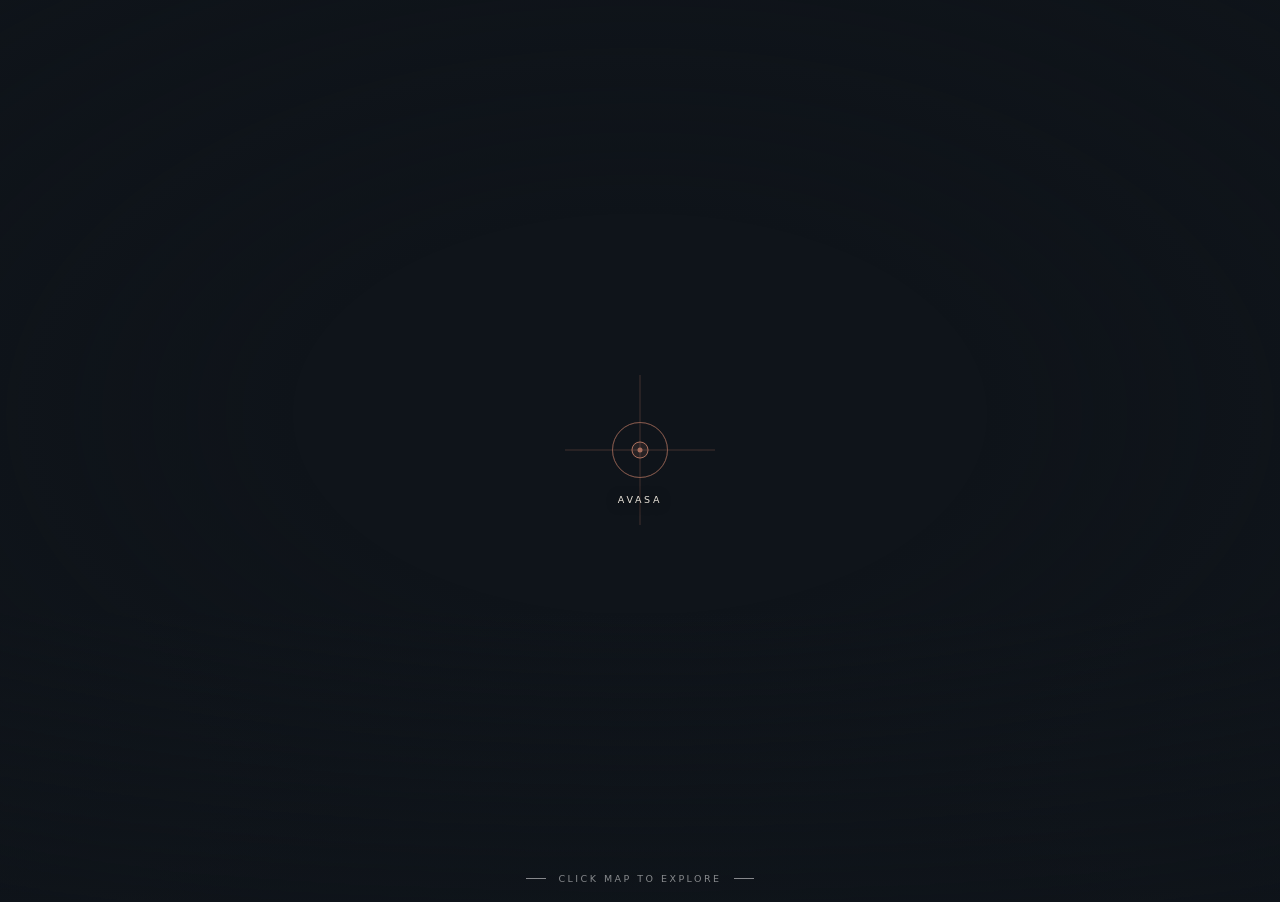
<file: map.html>
<!DOCTYPE html>
<html>
<head>
  <meta charset="utf-8">
  <title>Bundled Page</title>
  <style>
    * { margin: 0; padding: 0; box-sizing: border-box; }
    body { background: #faf9f5; display: flex; align-items: center; justify-content: center; min-height: 100vh; font-family: -apple-system, BlinkMacSystemFont, sans-serif; }
    #__bundler_loading { position: fixed; bottom: 20px; right: 20px; font: 13px/1.4 -apple-system, BlinkMacSystemFont, sans-serif; color: #666; background: #fff; padding: 8px 14px; border-radius: 8px; box-shadow: 0 1px 4px rgba(0,0,0,0.12); z-index: 10000; }
    #__bundler_thumbnail { position: fixed; inset: 0; width: 100%; height: 100%; display: flex; align-items: center; justify-content: center; background: #faf9f5; z-index: 9999; }
    #__bundler_thumbnail svg { width: 100%; height: 100%; object-fit: contain; }
    #__bundler_placeholder { color: #999; font-size: 14px; }
  </style>
  <noscript>
    <style>#__bundler_loading { display: none; }</style>
    <div style="position:fixed;bottom:12px;left:12px;font:13px/1.4 -apple-system,BlinkMacSystemFont,sans-serif;color:#999;background:rgba(255,255,255,0.9);padding:6px 12px;border-radius:6px;box-shadow:0 1px 4px rgba(0,0,0,0.08);z-index:10000;">
      This page requires JavaScript to display.
    </div>
  </noscript>
</head>
<body>
  <div id="__bundler_placeholder">Loading Bundled Page...</div>
  <div id="__bundler_loading">Unpacking...</div>

  <script>
    
document.addEventListener('DOMContentLoaded', async function() {
  const loading = document.getElementById('__bundler_loading');
  function setStatus(msg) { if (loading) loading.textContent = msg; }

  const FONT_MIME = /^(font[/]|application[/](x-)?font-|application[/]vnd\.ms-fontobject)/i;
  const MIME_TOKEN = /^[\w.+-]+[/][\w.+-]+$/;
  function toBase64(bytes) {
    let bin = '';
    for (let i = 0; i < bytes.length; i += 0x8000) {
      bin += String.fromCharCode.apply(null, bytes.subarray(i, i + 0x8000));
    }
    return btoa(bin);
  }

  // Error sink persists across replaceWith since it's on window, not the DOM.
  window.addEventListener('error', function(e) {
    // Failed resource loads (CSP-blocked links, scripts, images) fire plain
    // events at the element — warn only; real JS errors carry message/error.
    if (!e.message && !e.error && e.target && e.target !== window) {
      console.warn('[bundle] resource failed to load:',
        e.target.tagName, String(e.target.src || e.target.href || ''));
      return;
    }
    var p = document.body || document.documentElement;
    var d = document.getElementById('__bundler_err') || p.appendChild(document.createElement('div'));
    d.id = '__bundler_err';
    d.style.cssText = 'position:fixed;bottom:12px;left:12px;right:12px;font:12px/1.4 ui-monospace,monospace;background:#2a1215;color:#ff8a80;padding:10px 14px;border-radius:8px;border:1px solid #5c2b2e;z-index:99999;white-space:pre-wrap;max-height:40vh;overflow:auto';
    d.textContent = (d.textContent ? d.textContent + String.fromCharCode(10) : '') +
      '[bundle] ' + (e.message || e.type) +
      (e.filename ? ' (' + e.filename.slice(0, 60) + ':' + e.lineno + ')' : '');
  }, true);

  try {
    const manifestEl = document.querySelector('script[type="__bundler/manifest"]');
    const templateEl = document.querySelector('script[type="__bundler/template"]');
    if (!manifestEl || !templateEl) {
      setStatus('Error: missing bundle data');
      console.error('[bundler] Missing script tags — manifestEl:', !!manifestEl, 'templateEl:', !!templateEl);
      return;
    }

    const manifest = JSON.parse(manifestEl.textContent);
    let template = JSON.parse(templateEl.textContent);

    // Nested page bundles (iframe targets). Each ships ONCE, in the ROOT
    // document's manifest; frame srcs carry an about:blank#<uuid> marker
    // instead of a substitutable uuid. Every document mints the blobs for
    // its OWN frames — from local text at the root, or text obtained from
    // its DIRECT parent over the relay protocol below — so each frame
    // navigation stays same-origin with its initiator and a deduped page
    // loads at any depth on any host, including a file:// download's
    // opaque origins (where a blob minted by one document cannot be
    // navigated to by another).
    const pageOrderEl = document.querySelector('script[type="__bundler/page_order"]');
    const pageOrder = pageOrderEl ? JSON.parse(pageOrderEl.textContent) : [];
    const pageSet = new Set(pageOrder);
    const pageTexts = {};

    // ── Nested-page text protocol (parent-chain relay) ──
    // Page bundles ship once, in the ROOT document's manifest. Every
    // document mints the blobs for its OWN frames, obtaining page text
    // through a strict parent-chain relay: a document only ever SENDS to
    // its direct parent (which, for every document the publisher's own
    // runtime minted, is another publisher document) and only ACCEPTS
    // text from that direct parent; requests from below are honored only
    // for the document's own child frames, and the ROOT never sends
    // upward at all. That last rule is load-bearing: the artifact host's
    // frame-ancestors allows claude.ai (and friends) to frame an
    // artifact, so window.top can be a FOREIGN document — a top-addressed
    // protocol would hand page uuids to that ancestor and accept forged
    // "page text" from it, minting attacker HTML as an artifact-origin
    // blob document. The chain never touches the ancestor: requests stop
    // at the root, replies are origin-addressed per hop (never '*' when
    // an origin exists), and both directions are origin-gated (on https
    // a foreign sender's origin can never equal this document's; in
    // opaque contexts — file:// — everything serializes as 'null', where
    // an embedded EXTERNAL frame still fails the gate by carrying its
    // own real origin, and a sandboxed child of such a frame is excluded
    // by the own-child-frames check plus uuid unguessability). Shape is
    // deny-by-default: one request form, one reply form, no error
    // replies.
    // window.origin is the SERIALIZED SECURITY origin ('null' in opaque
    // contexts such as a sandboxed preview iframe) — location.origin is
    // computed from the URL and stays 'https://…' even when the document
    // is sandboxed, which would misgate every opaque chain.
    const OWN_TARGET = /^https?:[/][/]/.test(window.origin || '')
      ? window.origin
      : '*';
    function trustedOrigin(e) {
      if (e.origin === window.origin) return true; // https chains; opaque==opaque
      // file:// trees: Chrome serializes the file document's origin as
      // 'file://' while the blob: documents it mints serialize as 'null',
      // so the two legitimate shapes can never string-match — accept the
      // pair in both directions. https origins never serialize as either,
      // and sender identity (own child frame / direct parent) is checked
      // separately.
      return (
        (e.origin === 'null' &&
          (window.origin === 'file://' ||
            window.location.protocol === 'file:')) ||
        (/^file:/.test(e.origin) && window.origin === 'null')
      );
    }
    // Non-empty only in the root document (nested bundles ship an empty
    // island), so it doubles as the root marker: the root answers from
    // local text and treats a miss as authoritative — never relaying to
    // its (possibly foreign) parent.
    const isPageRoot = pageOrder.length > 0;
    const blobUrls = {};
    const resourceBlobs = {};
    const UUID_SHAPE = /^[0-9a-f]{8}-[0-9a-f]{4}-[0-9a-f]{4}-[0-9a-f]{4}-[0-9a-f]{12}$/;
    const pendingFrames = {}; // uuid -> [{el, frag}] awaiting text for own frames
    const pendingRelays = {}; // uuid -> [childWindow] awaiting text to pass down
    function mountPage(el, frag, text) {
      const pageBlob = new Blob([text], { type: 'text/html' });
      const u = URL.createObjectURL(pageBlob);
      resourceBlobs[u] = pageBlob;
      el.src = u + frag;
    }
    function deliverPage(uuid, text) {
      const frames = pendingFrames[uuid];
      delete pendingFrames[uuid];
      if (frames) for (const f of frames) mountPage(f.el, f.frag, text);
      const relays = pendingRelays[uuid];
      delete pendingRelays[uuid];
      if (relays) {
        for (const cw of relays) {
          try { cw.postMessage({ __bundler_page: uuid, __bundler_text: text }, OWN_TARGET); } catch (err) { /* gone */ }
        }
      }
    }
    function ownFrameWindows() {
      const out = [];
      for (const f of Array.from(document.querySelectorAll('iframe'))) {
        try { if (f.contentWindow) out.push(f.contentWindow); } catch (err) { /* detached */ }
      }
      return out;
    }
    window.addEventListener('message', function (e) {
      const d = e.data;
      if (!d || typeof d !== 'object' || !e.source) return;
      // Origin gate first; the structural checks below (own-child-frames
      // for requests, direct-parent + solicited-uuid for replies, the
      // root's never-relay rule) are what hold in fully opaque chains
      // where origin strings can't discriminate — a sandboxed root's
      // FOREIGN wrapper still fails all three even though both serialize
      // as real-vs-'null' rather than matching.
      if (!trustedOrigin(e)) return;
      if (typeof d.__bundler_need === 'string' && UUID_SHAPE.test(d.__bundler_need)) {
        // Requests are honored only for this document's own child frames.
        if (ownFrameWindows().indexOf(e.source) < 0) return;
        const uuid = d.__bundler_need;
        const text = pageTexts[uuid];
        if (typeof text === 'string') {
          try { e.source.postMessage({ __bundler_page: uuid, __bundler_text: text }, OWN_TARGET); } catch (err) { /* gone */ }
          return;
        }
        if (isPageRoot || window.parent === window) return; // authoritative miss
        const waiting = pendingRelays[uuid];
        if (waiting) {
          if (waiting.indexOf(e.source) < 0) waiting.push(e.source);
          return;
        }
        // Never-answered uuids would otherwise accumulate forever under a
        // request spray; past the cap (far above any real page count) new
        // relays are dropped rather than remembered.
        if (Object.keys(pendingRelays).length >= 128) return;
        pendingRelays[uuid] = [e.source];
        window.parent.postMessage({ __bundler_need: uuid }, OWN_TARGET);
      } else if (
        typeof d.__bundler_page === 'string' &&
        UUID_SHAPE.test(d.__bundler_page) &&
        typeof d.__bundler_text === 'string'
      ) {
        // The shape test is load-bearing beyond tidiness: the solicited
        // check below uses the in operator, which matches prototype keys
        // ('__proto__', 'constructor') — an unshaped key would reach
        // deliverPage and throw, painting the error banner.
        // Text is accepted only from the direct parent — the document
        // that minted this one.
        if (e.source !== window.parent || window.parent === window) return;
        if (!(d.__bundler_page in pendingFrames) && !(d.__bundler_page in pendingRelays)) return;
        deliverPage(d.__bundler_page, d.__bundler_text);
      }
    });

    const uuids = Object.keys(manifest);
    setStatus('Unpacking ' + uuids.length + ' assets...');

    await Promise.all(uuids.map(async (uuid) => {
      const entry = manifest[uuid];
      try {
        const binaryStr = atob(entry.data);
        const bytes = new Uint8Array(binaryStr.length);
        for (let i = 0; i < binaryStr.length; i++) bytes[i] = binaryStr.charCodeAt(i);

        let finalBytes = bytes;
        if (entry.compressed) {
          if (typeof DecompressionStream !== 'undefined') {
            const ds = new DecompressionStream('gzip');
            const writer = ds.writable.getWriter();
            const reader = ds.readable.getReader();
            writer.write(bytes);
            writer.close();
            const chunks = [];
            let totalLen = 0;
            while (true) {
              const { done, value } = await reader.read();
              if (done) break;
              chunks.push(value);
              totalLen += value.length;
            }
            finalBytes = new Uint8Array(totalLen);
            let offset = 0;
            for (const chunk of chunks) { finalBytes.set(chunk, offset); offset += chunk.length; }
          } else {
            console.warn('DecompressionStream not available, asset ' + uuid + ' may not render');
          }
        }

        if (pageSet.has(uuid)) {
          pageTexts[uuid] = new TextDecoder().decode(finalBytes);
          return;
        }
        if (FONT_MIME.test(entry.mime) && MIME_TOKEN.test(entry.mime)) {
          // Strict artifact hosts allow font-src data: but not blob:.
          blobUrls[uuid] = 'data:' + entry.mime + ';base64,' +
            (entry.compressed ? toBase64(finalBytes) : entry.data);
        } else {
          const blob = new Blob([finalBytes], { type: entry.mime });
          blobUrls[uuid] = URL.createObjectURL(blob);
          resourceBlobs[blobUrls[uuid]] = blob;
        }
      } catch (err) {
        console.error('Failed to decode asset ' + uuid + ':', err);
        const blob = new Blob([], { type: entry.mime });
        blobUrls[uuid] = URL.createObjectURL(blob);
        resourceBlobs[blobUrls[uuid]] = blob;
      }
    }));

    const extResEl = document.querySelector('script[type="__bundler/ext_resources"]');
    const extResources = extResEl ? JSON.parse(extResEl.textContent) : [];
    const resourceMap = {};
    for (const entry of extResources) {
      if (blobUrls[entry.uuid]) resourceMap[entry.id] = blobUrls[entry.uuid];
    }

    // Artifact-host CSP (connect-src 'self') refuses fetch() of blob: URLs —
    // consumers read these Blobs directly. Survives the swap like the error sink.
    window.__resourceBlobs = resourceBlobs;

    setStatus('Rendering...');
    // Page uuids have no blob here — they ride inside about:blank#<uuid>
    // frame markers the pass below resolves after the swap.
    for (const uuid of uuids) {
      if (pageSet.has(uuid)) continue;
      template = template.split(uuid).join(blobUrls[uuid]);
    }

    // Strip integrity + crossorigin — blob URLs from a file:// document inherit
    // a null origin, so crossorigin forces a CORS fetch that SRI then rejects.
    // The manifest bytes are ours; SRI protects against CDN compromise, not this.
    template = template.replace(/\s+integrity="[^"]*"/gi, '').replace(/\s+crossorigin="[^"]*"/gi, '');

    const resourceScript = '<script>window.__resources = ' +
      JSON.stringify(resourceMap).replace(/<\//g, '<\\/') +
      ';</' + 'script>';
    // Inject after <head> so the DOCTYPE stays first; prepending the script
    // would push the parser into quirks mode. DOMParser always emits a <head>
    // (synthesizing one if the source HTML omitted it) but may carry
    // attributes through, so match the full opening tag. slice() rather than
    // replace() keeps us clear of $-pattern substitution in resourceScript.
    const headOpen = template.match(/<head[^>]*>/i);
    if (headOpen) {
      const i = headOpen.index + headOpen[0].length;
      template = template.slice(0, i) + resourceScript + template.slice(i);
    }

    // Parse the template and swap the root element. Scripts inserted via
    // DOMParser/replaceWith are inert per spec — re-create each with
    // createElement so they execute, awaiting onload for src scripts to
    // preserve ordering (React before ReactDOM before Babel before text/babel).
    const doc = new DOMParser().parseFromString(template, 'text/html');
    document.documentElement.replaceWith(doc.documentElement);

    // Resolve page-frame markers: mint this document's own blob for each
    // framed page — from local text when this is the root, otherwise by
    // asking the direct parent over the relay protocol above. An
    // unanswered request leaves the frame on about:blank, the same
    // degraded state as a refused embed.
    {
      const MARKER = /^about:blank#([0-9a-f]{8}-[0-9a-f]{4}-[0-9a-f]{4}-[0-9a-f]{4}-[0-9a-f]{12})(#.*)?$/;
      const needed = [];
      for (const el of Array.from(document.querySelectorAll('iframe'))) {
        const m = MARKER.exec(el.getAttribute('src') || '');
        if (!m) continue;
        const text = pageTexts[m[1]];
        if (typeof text === 'string') {
          mountPage(el, m[2] || '', text);
        } else if (window.parent !== window && !isPageRoot) {
          const had = pendingFrames[m[1]];
          (pendingFrames[m[1]] = had || []).push({ el: el, frag: m[2] || '' });
          if (!had) needed.push(m[1]);
        }
      }
      for (const uuid of needed) {
        window.parent.postMessage({ __bundler_need: uuid }, OWN_TARGET);
      }
    }

    const dead = Array.from(document.scripts);
    for (const old of dead) {
      const s = document.createElement('script');
      for (const a of old.attributes) s.setAttribute(a.name, a.value);
      s.textContent = old.textContent;
      // text/babel scripts with a src: read and inline. transformScriptTags
      // does XHR against the src, but blob:null/ from a file:// origin is
      // silently dropped. Inlining makes it a plain inline babel script,
      // which transformScriptTags handles unconditionally.
      if ((s.type === 'text/babel' || s.type === 'text/jsx') && s.src) {
        const pre = resourceBlobs[s.src.split('#')[0]];
        s.textContent = pre ? await pre.text() : await (await fetch(s.src)).text();
        s.removeAttribute('src');
      }
      const p = s.src ? new Promise(function(r) { s.onload = s.onerror = r; }) : null;
      old.replaceWith(s);
      if (p) await p;
    }
    // Babel standalone auto-transforms type=text/babel on DOMContentLoaded,
    // which fired before we swapped the document. Trigger manually if present.
    if (window.Babel && typeof window.Babel.transformScriptTags === 'function') {
      window.Babel.transformScriptTags();
    }
  } catch (err) {
    setStatus('Error unpacking: ' + err.message);
    console.error('Bundle unpack error:', err);
  }
});

  </script>

  <script type="__bundler/manifest">
{}
  </script>

  <script type="__bundler/ext_resources">
[]
  </script>

  <script type="__bundler/page_order">
[]
  </script>

  <script type="__bundler/template">
"<!DOCTYPE html>\n<html><head>\n<meta charset=\"utf-8\">\n<meta name=\"viewport\" content=\"width=device-width, initial-scale=1\">\n<style>\n  html,body{margin:0;height:100%;overflow:hidden;background:#0F141A}\n  body.light{background:#EFEAE1}\n  #frame{position:absolute;inset:-2px;border:0;width:calc(100% + 4px);height:calc(100% + 4px);display:block;\n    filter:grayscale(1) invert(.94) brightness(1.08) contrast(.66) sepia(.26) saturate(.5) opacity(.74);\n    pointer-events:none;transition:filter .9s cubic-bezier(.22,1,.36,1),opacity .9s ease}\n  body.light #frame{filter:grayscale(1) contrast(.72) brightness(1.08) sepia(.3) saturate(.42) opacity(.78)}\n  body.live #frame{pointer-events:auto;filter:grayscale(.55) invert(.9) brightness(1.06) contrast(.8) sepia(.14) saturate(.7) opacity(.92)}\n  body.light.live #frame{filter:grayscale(.4) contrast(.86) brightness(1.04) sepia(.14) saturate(.7) opacity(.95)}\n  /* map dissolves into the page — no hard square edge */\n  #veil{position:absolute;inset:0;z-index:2;\n    background:radial-gradient(112% 92% at 50% 46%,rgba(15,20,26,0) 24%,rgba(15,20,26,.4) 64%,rgba(15,20,26,.96) 100%),\n               linear-gradient(to top,rgba(15,20,26,.62),rgba(15,20,26,0) 32%)}\n  body.light #veil{background:radial-gradient(112% 92% at 50% 46%,rgba(239,234,225,0) 26%,rgba(239,234,225,.38) 66%,rgba(239,234,225,.96) 100%),\n               linear-gradient(to top,rgba(239,234,225,.58),rgba(239,234,225,0) 30%)}\n  body.live #veil{pointer-events:none;opacity:.6;transition:opacity .9s ease}\n  /* bespoke site marker */\n  #pin{position:absolute;left:50%;top:50%;transform:translate(-50%,-50%);z-index:3;pointer-events:none}\n  #pin i{position:absolute;left:50%;top:50%;transform:translate(-50%,-50%);border:1px solid rgba(168,110,92,.5);border-radius:50%;display:block}\n  #pin i.r1{width:15px;height:15px;border-color:#A86E5C}\n  #pin i.r2,#pin i.r3{width:54px;height:54px;animation:pulse 4.8s cubic-bezier(.22,1,.36,1) infinite}\n  #pin i.r3{animation-delay:2.4s}\n  #pin b{position:absolute;left:50%;top:50%;transform:translate(-50%,-50%);width:5px;height:5px;border-radius:50%;background:#A86E5C;box-shadow:0 0 0 6px rgba(168,110,92,.16)}\n  #pin u{position:absolute;left:50%;top:50%;transform:translate(-50%,-50%);display:block;background:rgba(168,110,92,.34)}\n  #pin u.h{width:150px;height:1px}\n  #pin u.v{width:1px;height:150px}\n  #pin span{position:absolute;left:50%;top:44px;transform:translateX(-50%);white-space:nowrap;\n    font:500 9.5px 'Jost',system-ui,sans-serif;letter-spacing:.28em;text-transform:uppercase;color:#E8E2D8;text-shadow:0 1px 12px rgba(0,0,0,.9)}\n  body.light #pin span{color:#3A424E;text-shadow:0 1px 12px rgba(255,255,255,.95)}\n  @keyframes pulse{0%{transform:translate(-50%,-50%) scale(.4);opacity:0}20%{opacity:.65}100%{transform:translate(-50%,-50%) scale(2.6);opacity:0}}\n  /* click-to-activate: no scroll trapping */\n  #hint{position:absolute;left:0;right:0;bottom:0;z-index:4;display:flex;align-items:center;justify-content:center;gap:12px;\n    padding:0 0 16px;font:500 9.5px 'Jost',system-ui,sans-serif;letter-spacing:.26em;text-transform:uppercase;\n    color:rgba(255,255,255,.5);white-space:nowrap;pointer-events:none;transition:opacity .7s ease}\n  body.light #hint{color:rgba(42,51,64,.45)}\n  body.live #hint{opacity:0}\n  #hint em{display:block;width:20px;height:1px;background:currentColor;font-style:normal}\n<\u002Fstyle>\n<\u002Fhead>\n<body>\n<iframe id=\"frame\" title=\"Locality map\" loading=\"lazy\" referrerpolicy=\"no-referrer-when-downgrade\"><\u002Fiframe>\n<div id=\"veil\"><\u002Fdiv>\n<div id=\"pin\"><u class=\"h\"><\u002Fu><u class=\"v\"><\u002Fu><i class=\"r2\"><\u002Fi><i class=\"r3\"><\u002Fi><i class=\"r1\"><\u002Fi><b><\u002Fb><span id=\"lab\"><\u002Fspan><\u002Fdiv>\n<div id=\"hint\"><em><\u002Fem><span>Click map to explore<\u002Fspan><em><\u002Fem><\u002Fdiv>\n<script>\n  var q = new URLSearchParams(location.search);\n  if (q.get('theme') === 'light') document.body.classList.add('light');\n  var lat = q.get('lat') || '19.196639', lng = q.get('lng') || '72.873472', z = q.get('z') || '16';\n  document.getElementById('lab').textContent = (q.get('label') || 'AVASA');\n  // coordinate query = plain pin, no business info-window card\n  document.getElementById('frame').src =\n    'https://maps.google.com/maps?q=' + encodeURIComponent(lat + ',' + lng) + '&z=' + encodeURIComponent(z) + '&output=embed';\n  function activate(){ document.body.classList.add('live'); }\n  document.getElementById('veil').addEventListener('click', activate);\n  document.getElementById('hint').addEventListener('click', activate);\n<\u002Fscript>\n\n\n<\u002Fbody><\u002Fhtml>"
  </script>
</body>
</html>
</file>
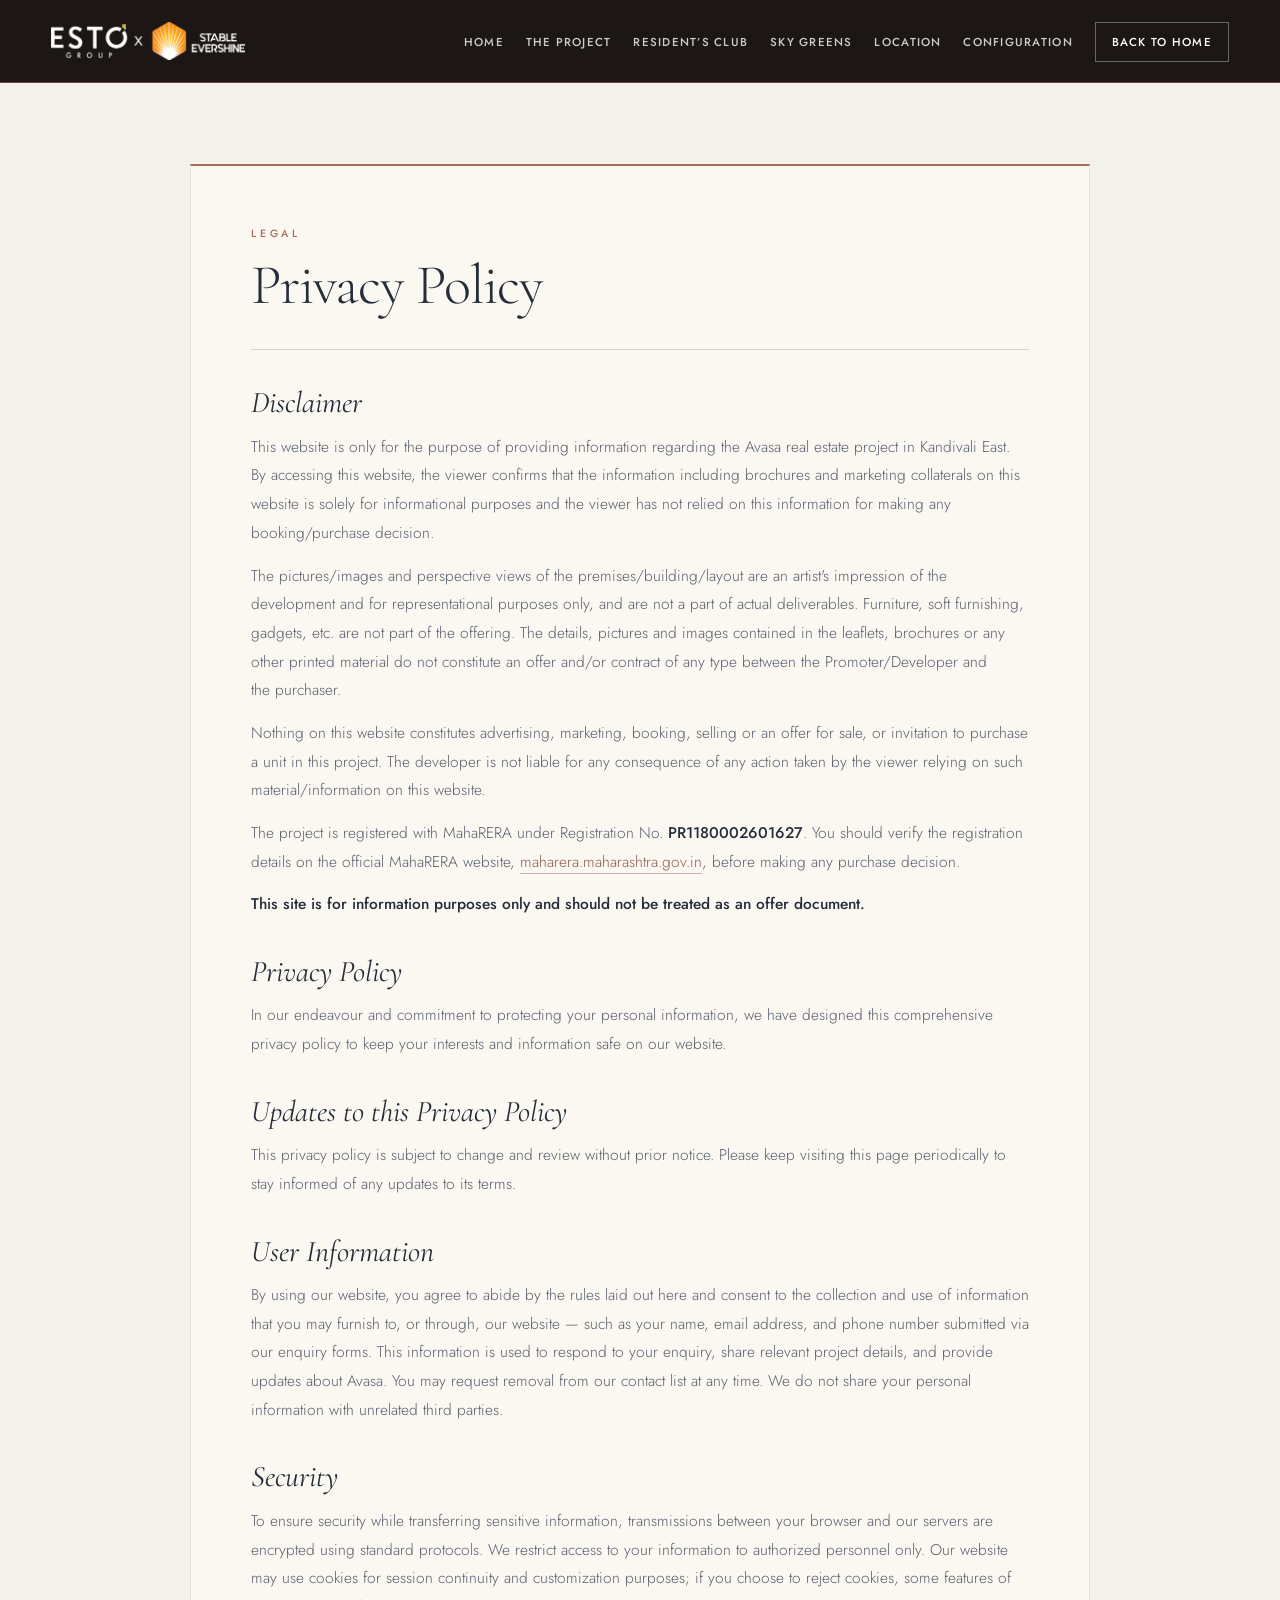
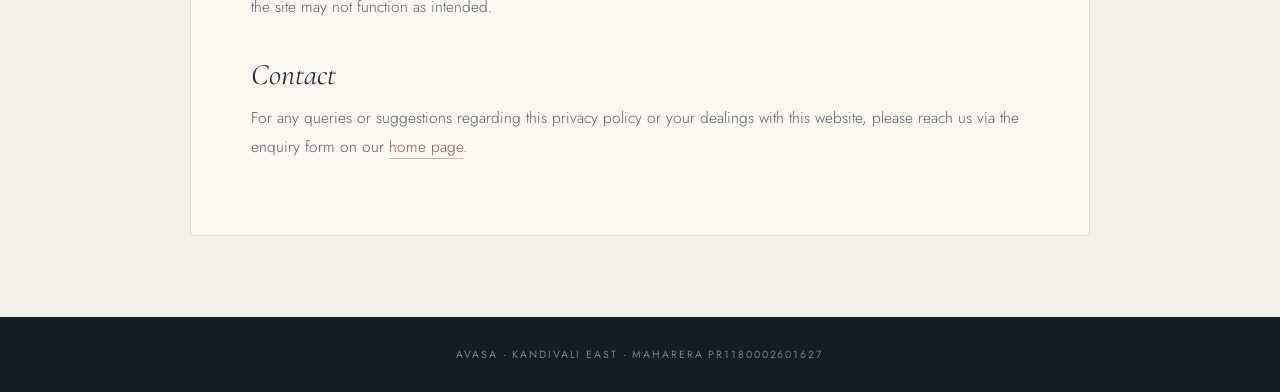
<file: privacy-policy.html>
<!DOCTYPE html>
<html lang="en">

<head>
  <meta charset="utf-8">
  <title>Privacy Policy | Avasa — 2 BHK Residences, Kandivali East</title>
  <meta name="viewport" content="width=device-width, initial-scale=1, viewport-fit=cover">
  <meta name="description" content="Privacy policy and website disclaimer for Avasa, 2 BHK residences in Kandivali East.">
  <link rel="preconnect" href="https://fonts.gstatic.com" crossorigin="anonymous">
  <link href="https://fonts.googleapis.com/css2?family=Cormorant+Garamond:ital,wght@0,300;0,400;1,300;1,400&family=Jost:wght@300;400;500&display=swap" rel="stylesheet">
  <link rel="stylesheet" href="assets/css/style.css">
  <style>
    .policy-nav{position:sticky;top:0;z-index:10;background:#1C1714;border-bottom:1px solid rgba(168,110,92,.55)}
    .policy-nav-in{max-width:1440px;margin:0 auto;height:82px;box-sizing:border-box;padding:0 clamp(20px,4vw,56px);display:flex;align-items:center;justify-content:space-between;gap:24px}
    .policy-nav img{height:38px;width:auto;max-width:44vw;object-fit:contain;display:block}
    .policy-nav ul{list-style:none;margin:0;padding:0;display:flex;align-items:center;gap:clamp(12px,1.7vw,34px)}
    .policy-nav .nav-link{white-space:nowrap;font:500 clamp(10.3px,.9vw,12.1px) Jost,sans-serif;letter-spacing:.11em;text-transform:uppercase;color:rgba(255,255,255,.78);padding-bottom:5px;border-bottom:1px solid transparent;transition:color .45s,border-color .45s}
    .policy-nav .nav-link:hover{color:#C99482;border-bottom-color:#A86E5C}
    .policy-nav .nav-back{border:1px solid rgba(255,255,255,.34);padding:11px 16px;color:#fff}
    .policy-nav .nav-back:hover{background:#A86E5C;border-color:#A86E5C;color:#fff}
    .policy-wrap{background:#F5F2EB;padding:clamp(56px,9vh,110px) clamp(20px,5vw,72px)}
    .policy-card{max-width:900px;margin:0 auto;background:#FBF8F2;border:1px solid rgba(42,51,64,.12);border-top:2px solid #A86E5C;padding:clamp(28px,5vw,60px);box-sizing:border-box}
    .policy-card .lbl{margin:0;font:500 10.5px Jost,sans-serif;letter-spacing:.36em;text-transform:uppercase;color:#A86E5C}
    .policy-card h1{margin:16px 0 0;font-family:'Cormorant Garamond',Georgia,serif;font-weight:300;font-size:clamp(34px,4.4vw,58px);line-height:1;letter-spacing:-.018em;color:#242D38}
    .policy-card .rule{display:block;height:1px;background:rgba(42,51,64,.18);margin:clamp(24px,4vh,36px) 0}
    .policy-card h2{margin:clamp(28px,4vh,40px) 0 12px;font-family:'Cormorant Garamond',Georgia,serif;font-weight:400;font-style:italic;font-size:clamp(22px,2.4vw,30px);line-height:1.15;color:#242D38}
    .policy-card h2:first-of-type{margin-top:0}
    .policy-card p{margin:0 0 14px;font:300 15.5px/1.85 Jost,sans-serif;color:#575F6B;text-wrap:pretty}
    .policy-card strong{font-weight:500;color:#242D38}
    .policy-card a{color:#8F5B4A;border-bottom:1px solid rgba(168,110,92,.5)}
    .policy-foot{background:#161C23;padding:30px clamp(20px,5vw,72px);text-align:center;font:400 10.5px Jost,sans-serif;letter-spacing:.18em;text-transform:uppercase;color:rgba(255,255,255,.44)}
    @media (max-width:960px){.policy-nav li.hide-sm{display:none}}
  </style>

  <script defer>
    function getAllParams() {
      var vars = {};
      const url = new URL(window.location.href);
      for (let [key, value] of url.searchParams) {
        vars[key] = value;
      }
      return vars;
    }
    var queryParams = getAllParams();
  </script>

  <!-- Start Google Tag Manager -->
  <script>(function (w, d, s, l, i) {
      w[l] = w[l] || []; w[l].push({
        'gtm.start':
          new Date().getTime(), event: 'gtm.js'
      }); var f = d.getElementsByTagName(s)[0],
        j = d.createElement(s), dl = l != 'dataLayer' ? '&l=' + l : ''; j.async = true; j.src =
          'https://www.googletagmanager.com/gtm.js?id=' + i + dl; f.parentNode.insertBefore(j, f);
    })(window, document, 'script', 'dataLayer', 'GTM-KZM5PCRG');
  </script>
  <!-- End Google Tag Manager -->
</head>

<body>
  <!-- Google Tag Manager (noscript) -->
  <noscript><iframe src="https://www.googletagmanager.com/ns.html?id=GTM-KZM5PCRG" height="0" width="0"
      style="display:none;visibility:hidden"></iframe></noscript>
  <!-- End Google Tag Manager (noscript) -->

  <nav class="policy-nav">
    <div class="policy-nav-in">
      <a href="#top" onclick="scrollToSection('top'); return false;" class="nav-link" style="border:0;padding:0"><img
          src="assets/images/esto-stable-light.png" alt="ESTO Group × Stable Evershine"></a>
      <ul id="nav-menu">
        <li class="nav-item hide-sm">
          <a href="#top" onclick="scrollToSection('top'); return false;" class="nav-link">Home</a>
        </li>
        <li class="nav-item hide-sm">
          <a href="#project" onclick="scrollToSection('project'); return false;" class="nav-link">The Project</a>
        </li>
        <li class="nav-item hide-sm">
          <a href="#club" onclick="scrollToSection('club'); return false;" class="nav-link">Resident’s Club</a>
        </li>
        <li class="nav-item hide-sm">
          <a href="#skygreens" onclick="scrollToSection('skygreens'); return false;" class="nav-link">Sky Greens</a>
        </li>
        <li class="nav-item hide-sm">
          <a href="#location" onclick="scrollToSection('location'); return false;" class="nav-link">Location</a>
        </li>
        <li class="nav-item hide-sm">
          <a href="#residences" onclick="scrollToSection('residences'); return false;" class="nav-link">Configuration</a>
        </li>
        <li class="nav-item">
          <a href="#top" onclick="scrollToSection('top'); return false;" class="nav-link nav-back">Back to Home</a>
        </li>
      </ul>
    </div>
  </nav>

  <main class="policy-wrap">
    <div class="policy-card">
      <p class="lbl">Legal</p>
      <h1>Privacy Policy</h1>
      <span class="rule"></span>

      <h2>Disclaimer</h2>
      <p>This website is only for the purpose of providing information regarding the Avasa real estate project in
        Kandivali East. By accessing this website, the viewer confirms that the information including brochures and
        marketing collaterals on this website is solely for informational purposes and the viewer has not relied on this
        information for making any booking/purchase decision.</p>
      <p>The pictures/images and perspective views of the premises/building/layout are an artist's impression of the
        development and for representational purposes only, and are not a part of actual deliverables. Furniture, soft
        furnishing, gadgets, etc. are not part of the offering. The details, pictures and images contained in the
        leaflets, brochures or any other printed material do not constitute an offer and/or contract of any type between
        the Promoter/Developer and the purchaser.</p>
      <p>Nothing on this website constitutes advertising, marketing, booking, selling or an offer for sale, or
        invitation to purchase a unit in this project. The developer is not liable for any consequence of any action
        taken by the viewer relying on such material/information on this website.</p>
      <p>The project is registered with MahaRERA under Registration No. <strong>PR1180002601627</strong>. You should
        verify the registration details on the official MahaRERA website, <a href="https://maharera.maharashtra.gov.in"
          target="_blank" rel="noopener">maharera.maharashtra.gov.in</a>, before making any purchase decision.</p>
      <p><strong>This site is for information purposes only and should not be treated as an offer document.</strong></p>

      <h2>Privacy Policy</h2>
      <p>In our endeavour and commitment to protecting your personal information, we have designed this comprehensive
        privacy policy to keep your interests and information safe on our website.</p>

      <h2>Updates to this Privacy Policy</h2>
      <p>This privacy policy is subject to change and review without prior notice. Please keep visiting this page
        periodically to stay informed of any updates to its terms.</p>

      <h2>User Information</h2>
      <p>By using our website, you agree to abide by the rules laid out here and consent to the collection and use of
        information that you may furnish to, or through, our website — such as your name, email address, and phone
        number submitted via our enquiry forms. This information is used to respond to your enquiry, share relevant
        project details, and provide updates about Avasa. You may request removal from our contact list at any time. We
        do not share your personal information with unrelated third parties.</p>

      <h2>Security</h2>
      <p>To ensure security while transferring sensitive information, transmissions between your browser and our servers
        are encrypted using standard protocols. We restrict access to your information to authorized personnel only. Our
        website may use cookies for session continuity and customization purposes; if you choose to reject cookies, some
        features of the site may not function as intended.</p>

      <h2>Contact</h2>
      <p>For any queries or suggestions regarding this privacy policy or your dealings with this website, please reach
        us via the enquiry form on our <a href="#enquire" onclick="scrollToSection('enquire'); return false;"
          class="nav-link">home page</a>.</p>
    </div>
  </main>

  <footer class="policy-foot">Avasa · Kandivali East · MahaRERA PR1180002601627</footer>

  <script>
    function scrollToSection(sectionId) {
      sessionStorage.setItem('scrollToSection', sectionId);
      var targetUrl = 'index.html';
      if (window.location.href.includes('?')) {
        targetUrl += '?' + window.location.href.slice(window.location.href.indexOf('?') + 1);
      }
      window.location.href = targetUrl;
    }
  </script>
</body>

</html>
</file>
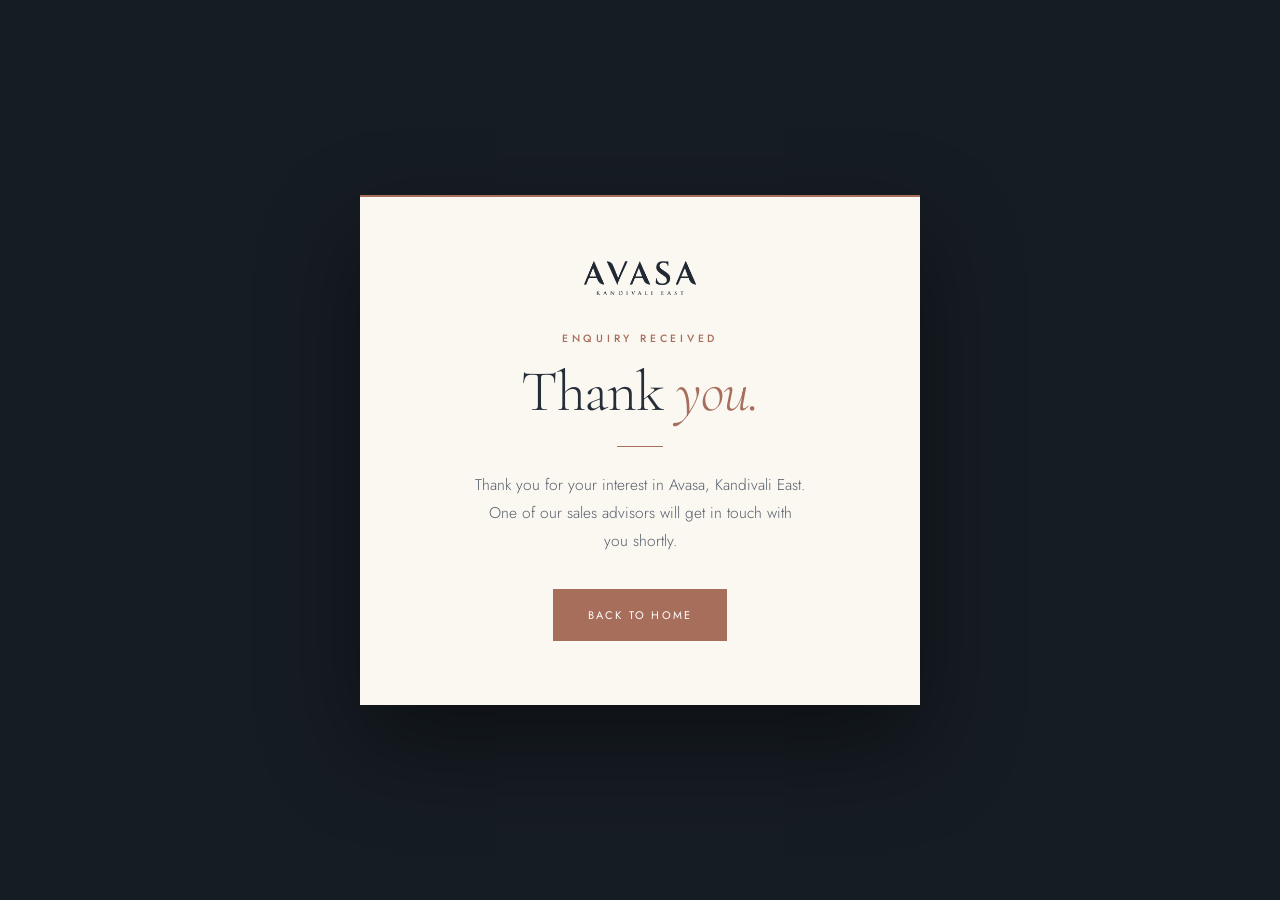
<file: thank-you.html>
<!DOCTYPE html>
<html lang="en">

<head>
  <meta charset="utf-8">
  <title>Thank You | Avasa — 2 BHK Residences, Kandivali East</title>
  <meta name="viewport" content="width=device-width, initial-scale=1, viewport-fit=cover">
  <meta name="robots" content="noindex, nofollow">
  <link rel="preconnect" href="https://fonts.gstatic.com" crossorigin="anonymous">
  <link href="https://fonts.googleapis.com/css2?family=Cormorant+Garamond:ital,wght@0,300;0,400;1,300;1,400&family=Jost:wght@300;400;500&display=swap" rel="stylesheet">
  <link rel="stylesheet" href="assets/css/style.css">
  <style>
    body{min-height:100vh;min-height:100svh;box-sizing:border-box;display:flex;align-items:center;justify-content:center;background:#161C23;padding:24px;font-family:Jost,system-ui,sans-serif}
    .ty-card{width:100%;max-width:560px;box-sizing:border-box;background:#FBF8F2;border-top:2px solid #A86E5C;padding:clamp(40px,7vw,64px) clamp(26px,6vw,56px);text-align:center;box-shadow:0 40px 90px rgba(0,0,0,.4)}
    .ty-logo{display:block;height:34px;width:auto;margin:0 auto clamp(28px,4vh,40px)}
    .ty-lbl{margin:0;font:500 10.5px Jost,sans-serif;letter-spacing:.36em;text-transform:uppercase;color:#A86E5C}
    .ty-title{margin:16px 0 0;font-family:'Cormorant Garamond',Georgia,serif;font-weight:300;font-size:clamp(38px,6vw,58px);line-height:1.04;letter-spacing:-.02em;color:#242D38}
    .ty-title em{font-style:italic;color:#A86E5C}
    .ty-rule{display:block;width:46px;height:1px;background:#A86E5C;margin:24px auto}
    .ty-subtitle{margin:0 auto 34px;max-width:40ch;font:300 15.5px/1.8 Jost,sans-serif;color:#575F6B;text-wrap:pretty}
    .ty-btn{display:inline-block;border:1px solid #A86E5C;background:#A86E5C;color:#fff;font:400 11px Jost,sans-serif;letter-spacing:.2em;text-transform:uppercase;padding:17px 34px;transition:all .45s cubic-bezier(.22,1,.36,1)}
    .ty-btn:hover{background:#8F5B4A;border-color:#8F5B4A;color:#fff}
  </style>

  <script defer>
    function getAllParams() {
      var vars = {};
      const url = new URL(window.location.href);
      for (let [key, value] of url.searchParams) {
        vars[key] = value;
      }
      return vars;
    }
    var queryParams = getAllParams();
  </script>

  <!-- Start Google Tag Manager -->
  <script>(function (w, d, s, l, i) {
      w[l] = w[l] || []; w[l].push({
        'gtm.start':
          new Date().getTime(), event: 'gtm.js'
      }); var f = d.getElementsByTagName(s)[0],
        j = d.createElement(s), dl = l != 'dataLayer' ? '&l=' + l : ''; j.async = true; j.src =
          'https://www.googletagmanager.com/gtm.js?id=' + i + dl; f.parentNode.insertBefore(j, f);
    })(window, document, 'script', 'dataLayer', 'GTM-KZM5PCRG');
  </script>
  <!-- End Google Tag Manager -->
</head>

<body>
  <!-- Google Tag Manager (noscript) -->
  <noscript><iframe src="https://www.googletagmanager.com/ns.html?id=GTM-KZM5PCRG" height="0" width="0"
      style="display:none;visibility:hidden"></iframe></noscript>
  <!-- End Google Tag Manager (noscript) -->

  <div class="ty-card">
    <img src="assets/images/avasa-mark-ink.png" class="ty-logo" alt="AVASA">
    <p class="ty-lbl">Enquiry received</p>
    <h1 class="ty-title">Thank <em>you.</em></h1>
    <span class="ty-rule"></span>
    <p class="ty-subtitle">Thank you for your interest in Avasa, Kandivali East. One of our sales advisors will get in
      touch with you shortly.</p>
    <a href="index.html" class="ty-btn">Back to Home</a>
  </div>

  <script src="assets/js/jquery.min.js"></script>
  <script>
    $('a').one('click', function (e) {
      if (e.currentTarget.className != "nav-link") {
        e.preventDefault();
        if (window.location.href.indexOf('?') != -1) {
          this.href = this.href + "?" + window.location.href.slice(window.location.href.indexOf('?') + 1);
        }
        this.click();
      }
    });
  </script>
</body>

</html>
</file>
<file: assets/css/style.css>
/* Base styles */
html{overflow-x:clip;max-width:100%;scroll-behavior:smooth;scroll-padding-top:96px}
body{display:block;margin:0;overflow-x:clip;background:#F3EFE8;-webkit-font-smoothing:antialiased;font-variant-numeric:lining-nums tabular-nums;font-feature-settings:"lnum" 1,"tnum" 1}
a{color:inherit;text-decoration:none}
a:hover{color:#A86E5C}
input,textarea,button{font-family:inherit}
::selection{background:#A86E5C;color:#fff}
@keyframes rise{from{opacity:0;transform:translateY(30px)}to{opacity:1;transform:none}}
@keyframes riseSm{from{opacity:0;transform:translateY(14px)}to{opacity:1;transform:none}}
@keyframes lineX{from{transform:scaleX(0)}to{transform:scaleX(1)}}
@keyframes expand{from{opacity:.5;clip-path:inset(13% 11% 13% 11%)}to{opacity:1;clip-path:inset(0 0 0 0)}}
@keyframes drift{from{transform:scale(1.1) translateY(-3.2%)}to{transform:scale(1.1) translateY(3.2%)}}
[data-par]{animation:expand 1s cubic-bezier(.22,1,.36,1) both,drift 1s linear both;animation-timeline:view(),view();animation-range:entry 0% cover 42%,cover 0% cover 100%}
@keyframes rise{from{opacity:0;transform:translateY(10px)}to{opacity:1;transform:none}}
@media (prefers-reduced-motion: reduce){*{animation:none !important;transition:none !important}}
@media (prefers-reduced-motion: reduce){[data-splash]{display:none !important}}
@media (max-width:960px){
[data-cfg-split]{grid-template-columns:1fr !important;gap:30px !important}
[data-enq-split]{grid-template-columns:1fr !important;gap:34px !important;align-items:start !important}
[data-nav-links]{display:none !important}
[data-nav-burger]{display:flex !important}
[data-split]{grid-template-columns:1fr !important}
[data-g4]{grid-template-columns:repeat(2,1fr) !important}
[data-g3]{grid-template-columns:repeat(2,1fr) !important}
}
@media (min-width:961px){[data-nav-menu]{display:none !important}}
@media (max-width:700px){
[data-split2]{grid-template-columns:1fr !important}
[data-span]{grid-row:auto !important}
[data-g3]{grid-template-columns:1fr !important}
}
@media (max-width:440px){[data-g4]{grid-template-columns:1fr !important}}
@media (max-width:760px){
[data-cutaway]{overflow-x:auto;overflow-y:hidden;-webkit-overflow-scrolling:touch}
[data-cutaway-inner]{min-width:760px}
[data-cutaway-hint]{display:block !important}
[data-stage]{height:180svh !important}
[data-stage] [data-stage-cap]{font-size:22px !important}
[data-galpin]{height:auto !important}
[data-galsticky]{position:static !important;height:auto !important}
[data-galtrack]{flex-direction:column !important;transform:none !important;height:auto !important;gap:14px !important;padding:0 20px !important}
[data-galcell]{width:100% !important;height:auto !important;aspect-ratio:4/3 !important}
[data-galitem]{width:100% !important}
[data-tap]{min-height:44px !important;display:flex !important;align-items:center}
[data-tap-close]{width:44px !important;height:44px !important;display:flex !important;align-items:center;justify-content:center}
[data-hero-rail]{display:none !important}
}
@media (max-height:660px){
[data-hero-copy]{padding-bottom:22px !important}
[data-hero-rail]{display:none !important}
}

img,iframe{max-width:100%}
[data-disc]{flex:1 1 100%;min-width:0}
@media (max-width:960px){
[data-galpin]{height:auto !important}
[data-galsticky]{position:static !important;height:auto !important;max-height:none !important;display:block !important}
[data-galtrack]{flex-direction:column !important;transform:none !important;height:auto !important;gap:16px !important;padding:0 clamp(20px,5vw,32px) !important;will-change:auto !important}
[data-galcell]{width:100% !important;height:auto !important;aspect-ratio:4/3 !important}
[data-galitem]{width:100% !important}
}
@media (max-width:640px){
[data-plaque]{white-space:normal !important;text-align:center;max-width:15ch;letter-spacing:.16em !important;line-height:1.7}
[data-plaque-box]{padding:14px 18px !important;gap:9px !important}
[data-rera-dock]{top:auto !important;bottom:12px !important}
[data-tap]{min-height:44px !important}
[data-tap-close]{min-width:44px !important;min-height:44px !important}
}

@media (max-width:760px){
[data-hero-wash]{background:linear-gradient(to top,rgba(6,7,10,.94) 0%,rgba(6,7,10,.8) 26%,rgba(6,7,10,.34) 56%,rgba(6,7,10,0) 78%) !important}
[data-hero-img]{object-position:76% 38% !important}
}
@media (min-width:761px){
[data-hero-img]{object-position:82% 42% !important}
}
@media (max-width:700px){
[data-g2]{grid-template-columns:1fr !important}
}
@media (max-width:600px){
[data-nav-links]{display:none !important}
section{padding-left:20px !important;padding-right:20px !important}
section[data-screen-label="01 Home"]{padding-left:0 !important;padding-right:0 !important}
[data-split],[data-split2],[data-g2],[data-g3],[data-g4],[data-cfg-split],[data-enq-split]{grid-template-columns:1fr !important;gap:22px !important}
[data-map-frame]{height:380px !important}
}
@media (max-width:400px){
[data-plaque-box]{padding:12px 14px !important}
}
[data-scroller]::-webkit-scrollbar{display:none}
[data-scroller]{scrollbar-width:none;-ms-overflow-style:none}
@media (max-width:760px){[data-carousel-arrow]{width:44px !important;height:44px !important}}
@keyframes wipeUp{from{clip-path:inset(0 0 102% 0);opacity:0;transform:translateY(10px)}to{clip-path:inset(0 0 -4% 0);opacity:1;transform:none}}
@keyframes wipeSide{from{clip-path:inset(0 100% 0 0);opacity:.001}to{clip-path:inset(0 -2% 0 0);opacity:1}}
@keyframes labelSettle{from{opacity:0;letter-spacing:.5em}to{opacity:1;letter-spacing:inherit}}
@keyframes splashOut{0%,58%{opacity:1;visibility:visible}100%{opacity:0;visibility:hidden}}
@keyframes splashMark{0%{opacity:0;transform:translateY(8px)}40%{opacity:1;transform:none}100%{opacity:1;transform:none}}
@keyframes splashLine{0%{transform:scaleX(0)}100%{transform:scaleX(1)}}

[data-if][hidden]{display:none !important}
[data-if]{display:contents}

/* Hover states */
.hv1:hover{color:#fff !important;letter-spacing:.15em !important}
.hv2:hover{color:#fff !important;letter-spacing:.15em !important}
.hv3:hover{color:#fff !important;letter-spacing:.15em !important}
.hv4:hover{color:#fff !important;letter-spacing:.15em !important}
.hv5:hover{color:#fff !important;letter-spacing:.15em !important}
.hv6:hover{color:#fff !important;letter-spacing:.15em !important}
.hv7:hover{background:#A86E5C !important;border-color:#A86E5C !important}
.hv8:hover{background:rgba(168,110,92,.12) !important;padding-left:clamp(10px,1.2vw,16px) !important;box-shadow:inset 2px 0 0 0 var(--cu,#A86E5C) !important}
.hv9:hover{background:rgba(168,110,92,.12) !important;padding-left:clamp(10px,1.2vw,16px) !important;box-shadow:inset 2px 0 0 0 var(--cu,#A86E5C) !important}
.hv10:hover{background:rgba(168,110,92,.12) !important;padding-left:clamp(10px,1.2vw,16px) !important;box-shadow:inset 2px 0 0 0 var(--cu,#A86E5C) !important}
.hv11:hover{background:rgba(168,110,92,.12) !important;padding-left:clamp(10px,1.2vw,16px) !important;box-shadow:inset 2px 0 0 0 var(--cu,#A86E5C) !important}
.hv12:hover{background:rgba(168,110,92,.12) !important;padding-left:clamp(10px,1.2vw,16px) !important;box-shadow:inset 2px 0 0 0 var(--cu,#A86E5C) !important}
.hv13:hover{background:rgba(168,110,92,.12) !important;padding-left:clamp(10px,1.2vw,16px) !important;box-shadow:inset 2px 0 0 0 var(--cu,#A86E5C) !important}
.hv14:hover{background:rgba(168,110,92,.12) !important;padding-left:clamp(10px,1.2vw,16px) !important;box-shadow:inset 2px 0 0 0 var(--cu,#A86E5C) !important}
.hv15:hover{transform:scale(1.03) !important}
.hv16:hover{background:rgba(168,110,92,.85) !important;border-color:rgba(168,110,92,.9) !important}
.hv17:hover{background:rgba(168,110,92,.85) !important;border-color:rgba(168,110,92,.9) !important}
.hv18:hover{transform:scale(1.05) !important}
.hv19:hover{transform:scale(1.05) !important}
.hv20:hover{transform:scale(1.05) !important}
.hv21:hover{transform:scale(1.05) !important}
.hv22:hover{transform:scale(1.05) !important}
.hv23:hover{transform:scale(1.05) !important}
.hv24:hover{transform:scale(1.05) !important}
.hv25:hover{background:rgba(168,110,92,.85) !important;border-color:rgba(168,110,92,.9) !important}
.hv26:hover{background:rgba(168,110,92,.85) !important;border-color:rgba(168,110,92,.9) !important}
.hv27:hover{transform:scale(1.05) !important}
.hv28:hover{transform:scale(1.05) !important}
.hv29:hover{transform:scale(1.05) !important}
.hv30:hover{transform:scale(1.05) !important}
.hv31:hover{border-color:rgba(168,110,92,.46) !important;box-shadow:0 18px 50px -30px rgba(42,51,64,.35) !important}
.hv32:hover{filter:blur(3.4px) saturate(.98) !important;transform:scale(1.03) !important}
.hv33:hover{background:#A86E5C !important;border-color:#A86E5C !important;color:#fff !important}
.hv34:hover{color:#fff !important}
.hv35:hover{border-color:rgba(33,41,52,.42) !important}
.hv36:hover{color:#212934 !important}
.hv37:hover{color:#fff !important}

/* Lead forms (modal = drawer, side = pop-up, banner = enquire section) */
.lead-form{display:flex;flex-direction:column;gap:22px;margin-top:28px}
.lead-form .form-group{position:relative;min-width:0}
.lead-label{display:block;margin-bottom:9px;font:400 10px Jost,sans-serif;letter-spacing:.2em;text-transform:uppercase;color:rgba(255,255,255,.45)}
.lead-form .form-control{width:100%;box-sizing:border-box;background:transparent;border:0;border-bottom:1px solid rgba(255,255,255,.24);border-radius:0;color:#fff;font:300 16px Jost,sans-serif;padding:10px 0;outline:none}
.lead-form .form-control:focus{border-bottom-color:#A86E5C}
.lead-form .form-control::placeholder{color:rgba(255,255,255,.36)}
.lead-form .form-control:disabled{color:rgba(255,255,255,.6)}
.lead-form .form-control:disabled::placeholder{color:rgba(255,255,255,.6)}
.lead-form textarea.form-control{min-height:64px;resize:none;line-height:1.6}
.lead-phone{display:flex;gap:12px}
.lead-phone .form-control:first-child{flex:0 0 46px}
.error-modal{display:none;margin-top:7px;font:300 12px/1.5 Jost,sans-serif;color:#E4A48C}
.lead-terms{display:flex;align-items: center;gap:10px}
.lead-terms input[type=checkbox]{flex:0 0 auto;width:15px;height:15px;margin:2px 0 0;accent-color:#A86E5C;cursor:pointer}
.terms-and-condition-block{position:relative;width:100%}
.condition-label{font:300 13px Jost,sans-serif;color:rgba(255,255,255,.6);cursor:pointer}
.check-box{position:absolute;left:0;right:0;top:calc(100% + 8px);z-index:3;padding:10px 12px;background:#0F141A;border:1px solid rgba(168,110,92,.4);font:300 12px/1.6 Jost,sans-serif;color:rgba(255,255,255,.75)}
.condition-label:hover ~ .check-box{display:block !important}
.lead-buttons{display:flex;flex-direction:column}
.lead-submit{width:100%;min-height:48px;border:1px solid #A86E5C;background:#A86E5C;color:#fff;font:400 11px Jost,sans-serif;letter-spacing:.2em;text-transform:uppercase;padding:17px;cursor:pointer;transition:all .45s cubic-bezier(.22,1,.36,1)}
.lead-submit:not(:disabled):hover{background:#8F5B4A;border-color:#8F5B4A}
.d-none{display:none}
button:disabled {
    opacity: .5;
    cursor: not-allowed;
}

.lead-form--light .lead-label{color:#8A9099}
.lead-form--light .form-control{color:#242D38;border-bottom-color:rgba(42,51,64,.24)}
.lead-form--light .form-control::placeholder{color:#A8A093}
.lead-form--light .form-control:disabled,.lead-form--light .form-control:disabled::placeholder{color:#6E7480}
.lead-form--light .condition-label{color:#6E7480}
.lead-form--light .error-modal{color:#B4533A}
.lead-form--light .check-box{background:#fff;border-color:rgba(168,110,92,.4);color:#575F6B;box-shadow:0 18px 40px -24px rgba(42,51,64,.4)}
.banner-fields{display:grid;grid-template-columns:repeat(1,minmax(0,1fr));gap:22px clamp(20px,3vw,40px)}
.banner-actions{display:flex;flex-wrap:wrap;align-items:center;justify-content:space-between;gap:18px 30px}
.banner-actions .lead-terms{flex:1 1 280px;max-width:420px}
.banner-actions .lead-buttons{flex:0 1 280px}
@media (max-width:760px){
.banner-fields{grid-template-columns:1fr}
.banner-actions .lead-buttons{flex:1 1 100%}
}
.lead-form .form-control.error{border-bottom-color:#E4A48C}
.lead-form--light .form-control.error{border-bottom-color:#B4533A}
@media (min-width:961px){[data-banner-form]{display:none !important}}
</file>
